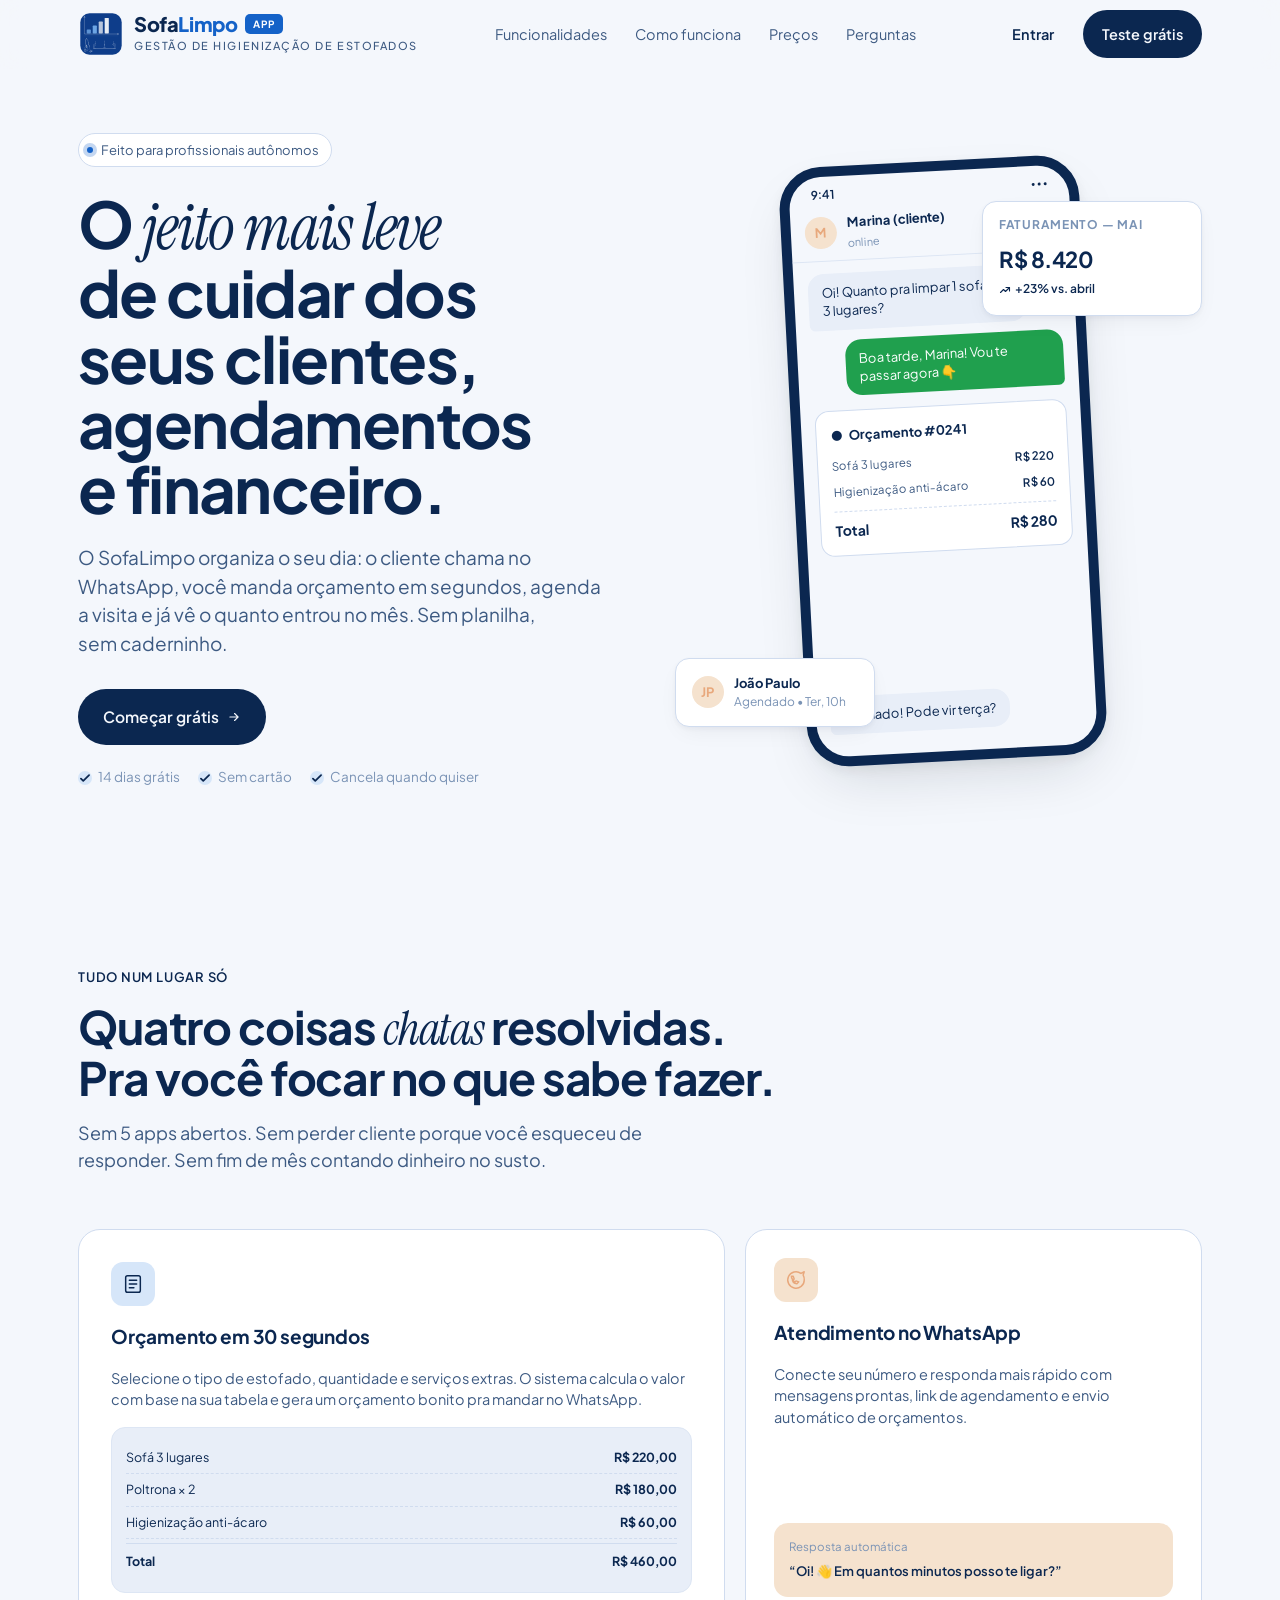
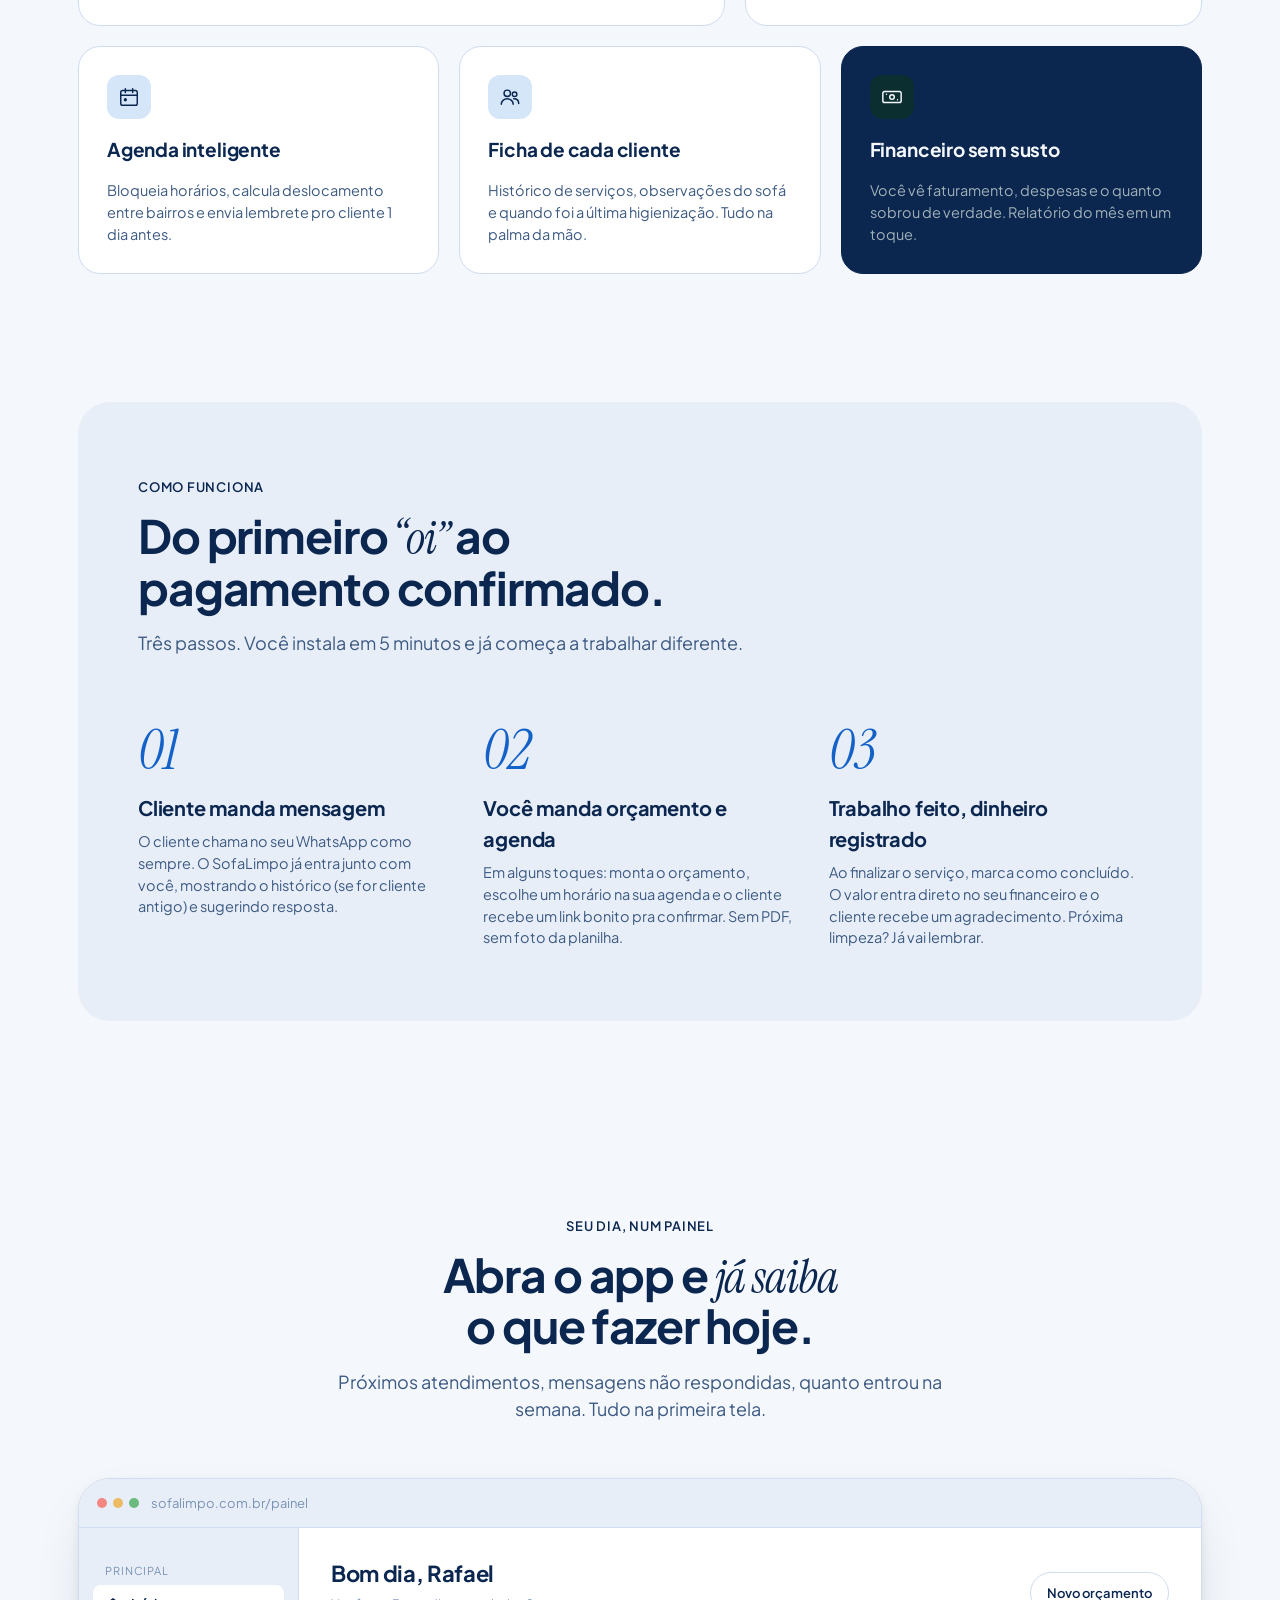
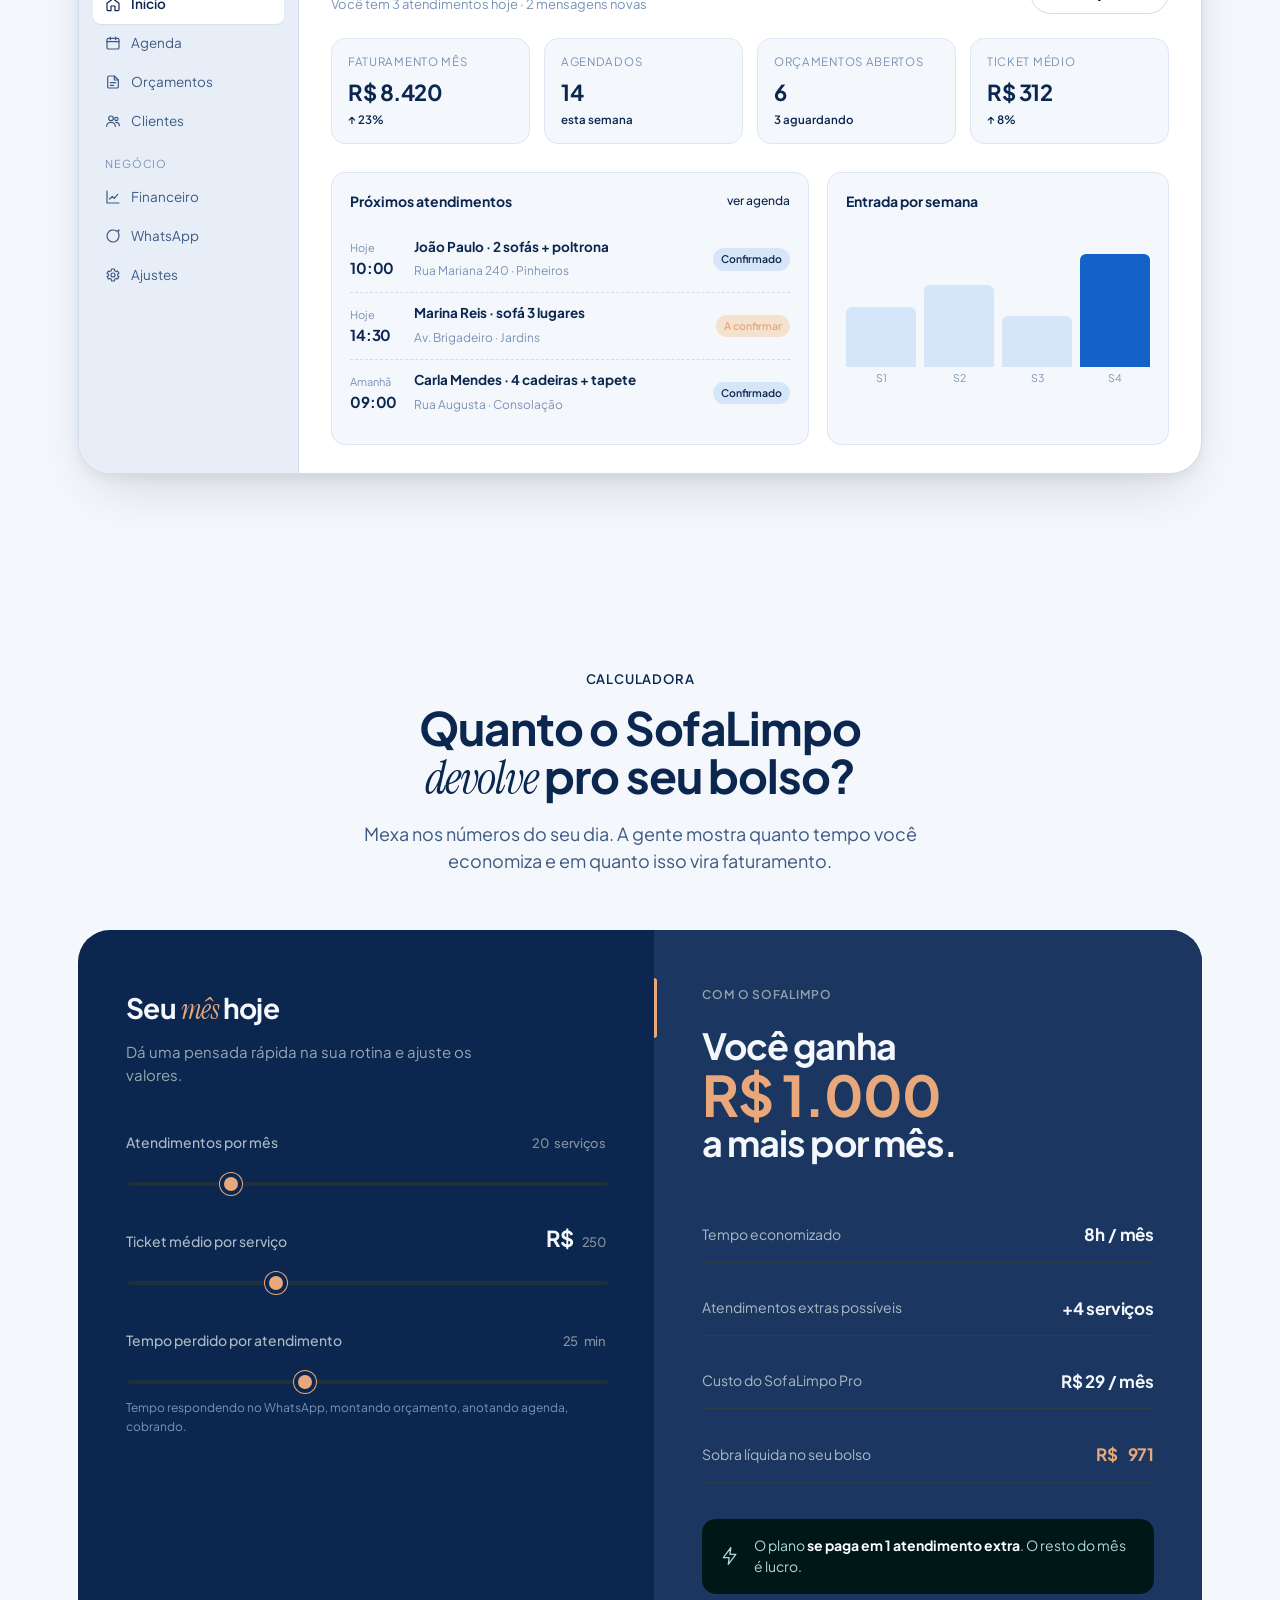
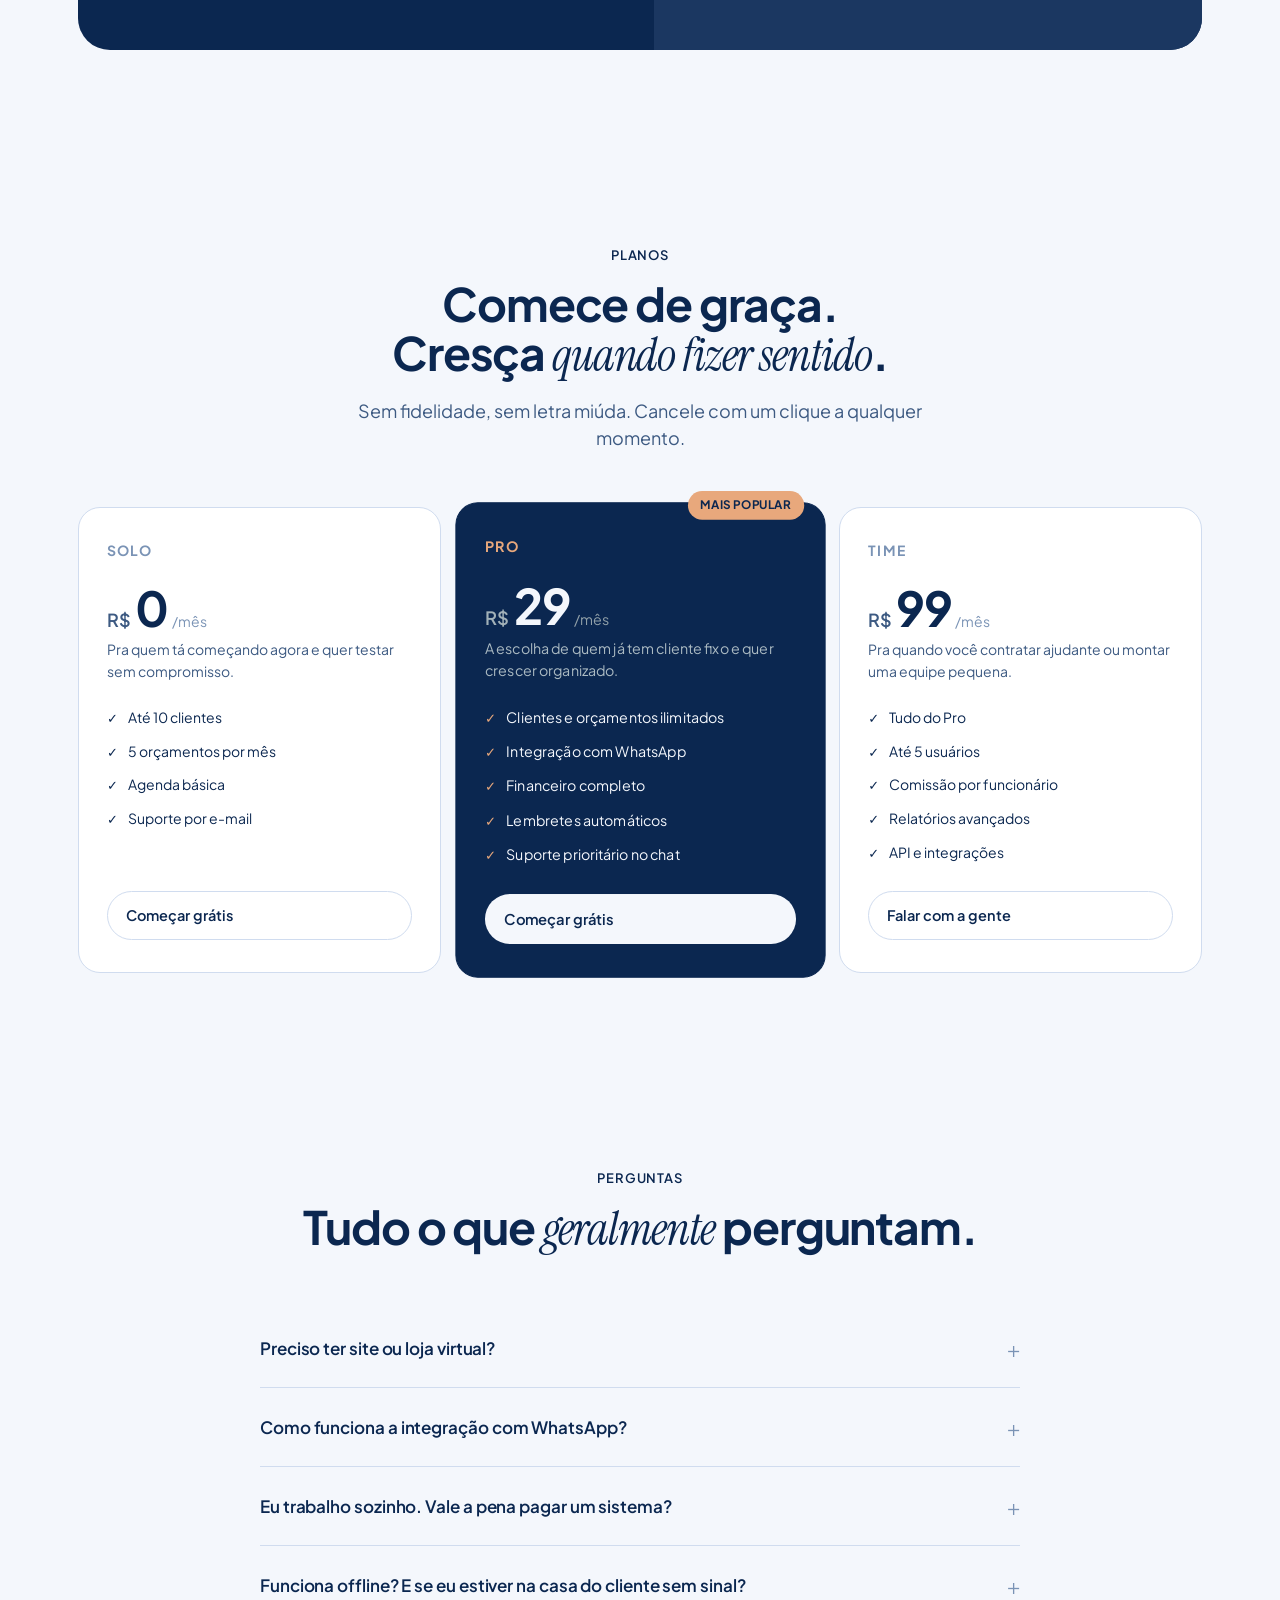
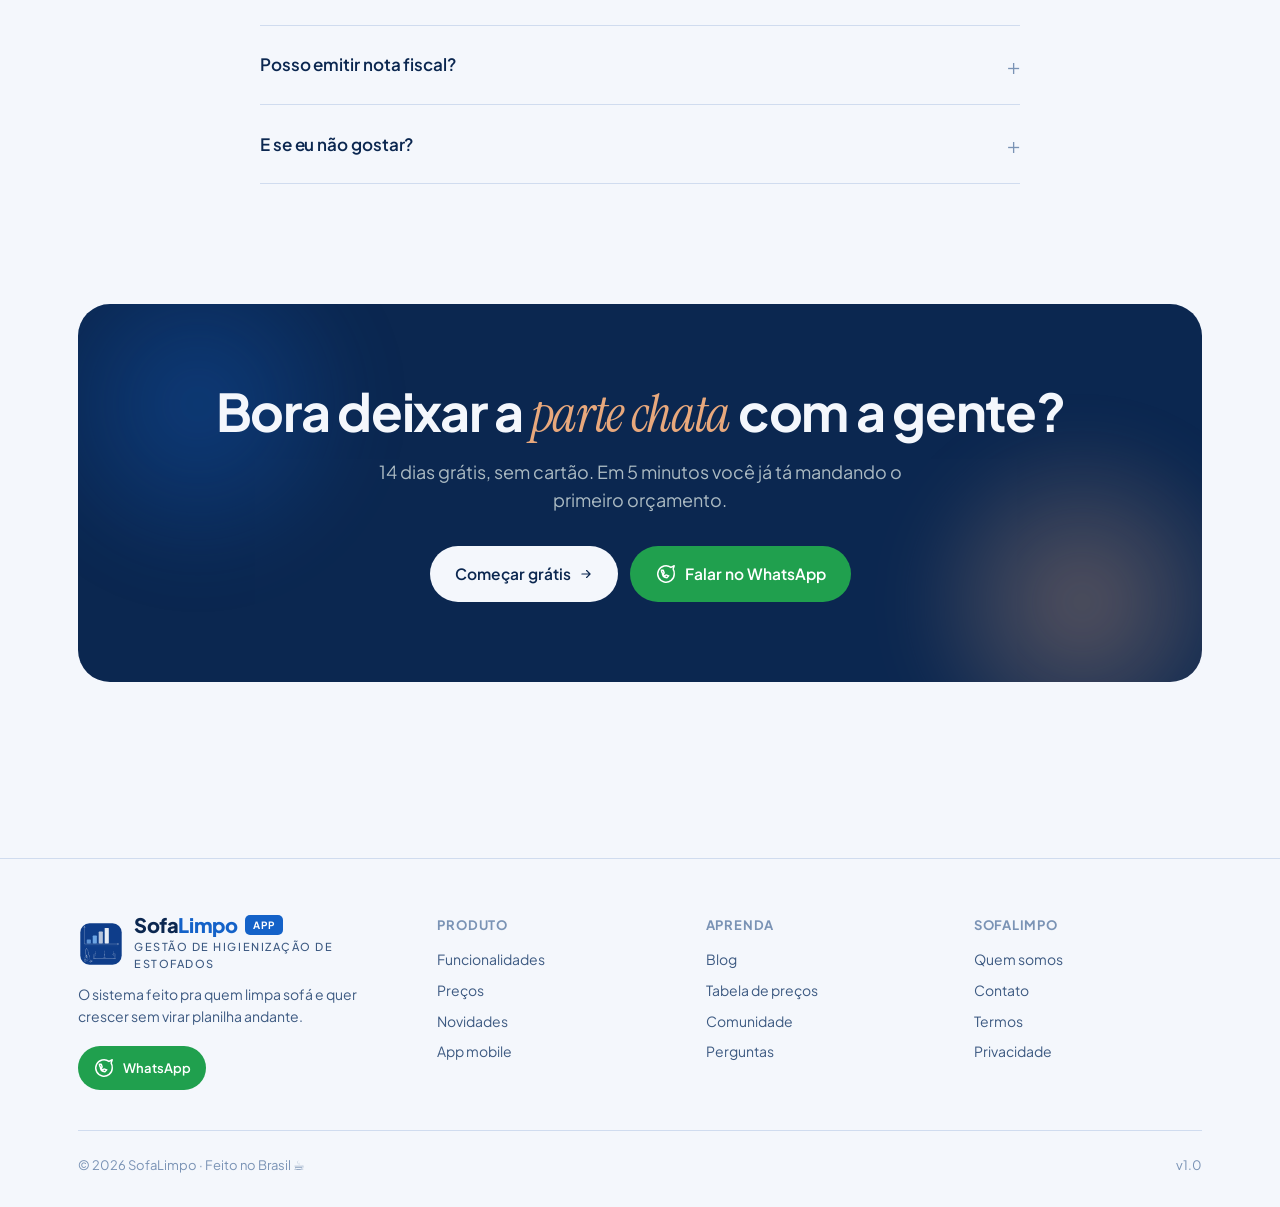
<file: site/index.html>
<!DOCTYPE html>
<html lang="pt-BR">
<head>
<meta charset="UTF-8" />
<meta name="viewport" content="width=device-width, initial-scale=1.0" />

<!-- ===== SEO ===== -->
<title>SofaLimpo — Sistema de gestão para limpeza de estofados | Orçamento, agenda e WhatsApp</title>
<meta name="description" content="O SofaLimpo é o sistema feito para o autônomo de limpeza de sofás e estofados: gere orçamentos em segundos, organize sua agenda, atenda pelo WhatsApp e controle o financeiro. Comece grátis." />
<meta name="keywords" content="sistema limpeza de estofados, app limpeza de sofá, gestão higienização de estofados, orçamento limpeza sofá, agenda limpeza estofados, autônomo limpeza" />
<meta name="author" content="SofaLimpo" />
<meta name="robots" content="index, follow" />
<meta name="theme-color" content="#0b2750" />
<link rel="canonical" href="https://sofalimpo.com.br/" />

<!-- ===== Open Graph ===== -->
<meta property="og:type" content="website" />
<meta property="og:locale" content="pt_BR" />
<meta property="og:site_name" content="SofaLimpo" />
<meta property="og:title" content="SofaLimpo — O sistema dos profissionais de limpeza de estofados" />
<meta property="og:description" content="Orçamento em 30 segundos, agenda inteligente e atendimento no WhatsApp. O sistema feito para profissionais autônomos. Comece grátis." />
<meta property="og:url" content="https://sofalimpo.com.br/" />
<meta property="og:image" content="https://sofalimpo.com.br/og-image.png" />

<!-- ===== Twitter ===== -->
<meta name="twitter:card" content="summary_large_image" />
<meta name="twitter:title" content="SofaLimpo — Sistema de gestão para limpeza de estofados" />
<meta name="twitter:description" content="Orçamento, agenda e WhatsApp num lugar só. Feito para profissionais autônomos. Comece grátis." />
<meta name="twitter:image" content="https://sofalimpo.com.br/og-image.png" />

<!-- ===== Favicon (SVG inline) ===== -->
<link rel="icon" type="image/png" href="favicon.png" />

<!-- ===== Fonts ===== -->
<link rel="preconnect" href="https://fonts.googleapis.com" />
<link rel="preconnect" href="https://fonts.gstatic.com" crossorigin />
<link href="https://fonts.googleapis.com/css2?family=Plus+Jakarta+Sans:wght@400;500;600;700;800&family=Instrument+Serif:ital@0;1&display=swap" rel="stylesheet" />

<link rel="stylesheet" href="styles.css" />

<!-- ===== Paleta fixa (Verde-água + Coral) ===== -->
<style>
  :root {
    --brand: #1462c8;
    --brand-deep: #0b2750;
    --brand-soft: #d6e6f9;
    --ink: #0b2750;
    --ink-soft: #3d5a82;
    --ink-mute: #7a93b5;
    --bg: #f4f7fc;
    --bg-soft: #e8eef8;
    --bg-card: #ffffff;
    --line: #d0dcef;
    --line-soft: #dde6f4;
    --warm: #e8a87c;
    --warm-soft: #f5e2ce;
  }
  body { font-family: "Plus Jakarta Sans", system-ui, -apple-system, sans-serif; }
  .brand-mark-svg svg { display:block; width:100%; height:100% }
</style>

<!-- ===== Dados estruturados (Schema.org) ===== -->
<script type="application/ld+json">
{
  "@context": "https://schema.org",
  "@type": "SoftwareApplication",
  "name": "SofaLimpo",
  "applicationCategory": "BusinessApplication",
  "operatingSystem": "Web, Android, iOS",
  "description": "Sistema de gestão para autônomos de limpeza e higienização de estofados: orçamentos, agenda, atendimento por WhatsApp e controle financeiro.",
  "offers": [
    { "@type": "Offer", "name": "Solo", "price": "0", "priceCurrency": "BRL" },
    { "@type": "Offer", "name": "Pro", "price": "29", "priceCurrency": "BRL" }
  ],
  "aggregateRating": {
    "@type": "AggregateRating",
    "ratingValue": "4.9",
    "ratingCount": "187"
  }
}
</script>
<script type="application/ld+json">
{
  "@context": "https://schema.org",
  "@type": "FAQPage",
  "mainEntity": [
    { "@type": "Question", "name": "Preciso ter site ou loja virtual?", "acceptedAnswer": { "@type": "Answer", "text": "Não. O SofaLimpo já te dá um link de orçamento e agendamento que você manda no WhatsApp, no Instagram, em qualquer lugar." } },
    { "@type": "Question", "name": "Como funciona a integração com WhatsApp?", "acceptedAnswer": { "@type": "Answer", "text": "Você conecta o seu número usando o WhatsApp Web. As mensagens continuam chegando no seu celular, mas o SofaLimpo te ajuda a responder mais rápido e enviar orçamentos." } },
    { "@type": "Question", "name": "Eu trabalho sozinho. Vale a pena pagar um sistema?", "acceptedAnswer": { "@type": "Answer", "text": "Foi pensando em quem trabalha sozinho que fizemos o SofaLimpo. O tempo que você economiza paga o plano em uma única limpeza." } },
    { "@type": "Question", "name": "Funciona offline?", "acceptedAnswer": { "@type": "Answer", "text": "Sim. O app guarda tudo localmente e sincroniza quando o sinal voltar." } },
    { "@type": "Question", "name": "E se eu não gostar?", "acceptedAnswer": { "@type": "Answer", "text": "Cancela com um clique, sem ligação. Os seus dados ficam disponíveis pra exportar por 30 dias." } }
  ]
}
</script>
</head>
<body>

<!-- ============ NAV ============ -->
<nav class="nav" id="nav">
  <div class="wrap nav-inner">
    <div class="brand"><span class="brand-mark-svg" style="width:46px;height:46px;display:inline-block;border-radius:9px;overflow:hidden;flex-shrink:0"><svg width="100%" height="100%" xmlns="http://www.w3.org/2000/svg" viewBox="0 0 200 200">
  <rect x="10" y="10" width="180" height="180" rx="40" fill="#0e3d8a"></rect>
  <line x1="25" y1="108" x2="175" y2="108" stroke="#ffffff" stroke-width="1" opacity="0.15"></line>
  <polyline points="175,100 28,100 28,23" fill="none" stroke="#ffffff" stroke-width="1.5" stroke-linecap="round" stroke-linejoin="round" opacity="0.6"></polyline>
  <polyline points="25,30 28,23 31,30" fill="none" stroke="#ffffff" stroke-width="1.5" opacity="0.6"></polyline>
  <polyline points="170,97 177,100 170,103" fill="none" stroke="#ffffff" stroke-width="1.5" opacity="0.6"></polyline>
  <rect x="38" y="80" width="18" height="18" rx="3" fill="#7eb8f5" opacity="0.7"></rect>
  <rect x="64" y="63" width="18" height="35" rx="3" fill="#7eb8f5" opacity="0.85"></rect>
  <rect x="90" y="46" width="18" height="52" rx="3" fill="#ffffff" opacity="0.7"></rect>
  <rect x="116" y="30" width="18" height="68" rx="3" fill="#ffffff" opacity="0.9"></rect>
  <g transform="translate(44.75,76.90) scale(0.055)">
    <path d="M 603.199219 945.867188 C 589.199219 949.332031 578.664062 958.132812 572.132812 972 L 568.667969 979.332031 L 568.269531 1060.933594 L 567.871094 1142.398438 L 532.9375 1142.933594 C 507.871094 1143.332031 496.671875 1144 493.335938 1145.332031 C 489.203125 1146.933594 459.203125 1164 416.003906 1189.464844 C 394.269531 1202.265625 387.738281 1209.597656 384.003906 1225.597656 C 382.136719 1233.730469 382.136719 1532.398438 384.136719 1541.0625 C 385.871094 1549.195312 392.9375 1557.996094 400.535156 1561.460938 C 405.070312 1563.59375 409.46875 1563.996094 427.601562 1563.996094 L 449.335938 1563.996094 L 450.269531 1567.597656 C 450.667969 1569.730469 453.335938 1581.199219 456.003906 1593.332031 L 460.804688 1615.332031 L 559.203125 1615.332031 L 564.003906 1593.332031 C 566.671875 1581.199219 569.335938 1569.597656 569.871094 1567.597656 L 570.671875 1563.996094 L 1989.335938 1563.996094 L 1990.136719 1567.597656 C 1990.671875 1569.597656 1993.335938 1581.199219 1996.003906 1593.332031 L 2000.804688 1615.332031 L 2099.203125 1615.332031 L 2104.003906 1593.332031 C 2106.671875 1581.199219 2109.335938 1569.730469 2109.738281 1567.597656 L 2110.671875 1563.996094 L 2132.40625 1563.996094 C 2150.539062 1563.996094 2154.941406 1563.597656 2159.472656 1561.460938 C 2166.539062 1558.261719 2174.007812 1549.328125 2175.871094 1541.996094 C 2177.738281 1534.261719 2177.871094 1233.996094 2176.003906 1225.597656 C 2172.269531 1209.597656 2165.738281 1202.265625 2144.003906 1189.464844 C 2100.804688 1164 2070.804688 1146.929688 2066.671875 1145.332031 C 2063.339844 1144 2052.136719 1143.332031 2027.070312 1142.933594 L 1992.136719 1142.398438 L 1991.738281 1060.933594 L 1991.339844 979.332031 L 1987.875 971.867188 C 1980.941406 957.199219 1969.609375 948.265625 1954.007812 945.332031 C 1948.140625 944.265625 1862.40625 944 1633.339844 944.265625 C 1343.472656 944.664062 1320.273438 944.800781 1314.273438 946.933594 C 1301.472656 951.46875 1287.207031 963.601562 1282.539062 973.867188 C 1281.605469 975.734375 1280.539062 977.332031 1280.003906 977.332031 C 1279.46875 977.332031 1278.402344 975.730469 1277.46875 973.867188 C 1272.800781 963.601562 1258.535156 951.601562 1245.734375 946.933594 C 1239.734375 944.800781 1216.667969 944.667969 924.667969 944.398438 C 677.066406 944.265625 608.535156 944.53125 603.203125 945.863281 Z M 1239.332031 955.332031 C 1254.796875 959.332031 1266.265625 969.730469 1272 984.796875 C 1274.667969 991.996094 1274.667969 994.664062 1274.667969 1120.53125 C 1274.667969 1236.265625 1274.402344 1249.730469 1272.402344 1255.863281 C 1269.734375 1264.398438 1263.070312 1272.261719 1255.335938 1275.996094 L 1249.335938 1278.929688 L 1242.9375 1275.195312 C 1233.605469 1269.59375 1227.070312 1266.660156 1216.671875 1263.59375 C 1207.339844 1260.792969 1206.671875 1260.792969 968.003906 1260.261719 C 725.203125 1259.863281 691.46875 1260.261719 657.46875 1264.796875 C 630.136719 1268.398438 608.269531 1273.996094 588.136719 1282.53125 C 581.335938 1285.464844 578.402344 1286.132812 578.003906 1284.929688 C 577.605469 1284.128906 577.46875 1215.464844 577.738281 1132.664062 L 578.003906 981.996094 L 581.070312 975.328125 C 586.136719 964.527344 592.402344 959.0625 604.671875 955.195312 C 608.9375 953.863281 674.136719 953.460938 920.671875 953.460938 C 1196.40625 953.328125 1232.40625 953.59375 1239.339844 955.328125 Z M 1960.664062 957.066406 C 1969.332031 961.066406 1975.0625 966.800781 1978.929688 975.199219 L 1981.996094 982 L 1982.261719 1132.667969 C 1982.527344 1215.46875 1982.394531 1284.132812 1981.996094 1284.933594 C 1981.597656 1286.132812 1978.664062 1285.46875 1971.863281 1282.535156 C 1951.730469 1274 1929.863281 1268.402344 1902.53125 1264.800781 C 1868.53125 1260.265625 1834.796875 1259.867188 1591.996094 1260.265625 C 1353.328125 1260.800781 1352.664062 1260.800781 1343.328125 1263.597656 C 1332.929688 1266.664062 1326.394531 1269.597656 1317.0625 1275.199219 L 1310.664062 1278.933594 L 1304.664062 1276 C 1296.929688 1272.265625 1290.265625 1264.398438 1287.597656 1255.867188 C 1285.597656 1249.734375 1285.332031 1236.265625 1285.332031 1120.535156 C 1285.332031 994.667969 1285.332031 992 1288 984.800781 C 1291.867188 974.800781 1297.464844 967.46875 1305.601562 962 C 1319.601562 952.800781 1294.402344 953.464844 1640.667969 953.734375 L 1954 954 L 1960.667969 957.066406 Z M 567.996094 1156.265625 C 567.996094 1159.332031 565.460938 1161.332031 543.195312 1174.53125 L 518.261719 1189.332031 L 477.0625 1189.066406 L 435.863281 1188.667969 L 461.597656 1173.734375 C 491.199219 1156.535156 495.0625 1154.535156 500.265625 1153.46875 C 502.398438 1153.070312 518.53125 1152.667969 536.132812 1152.667969 L 568 1152.667969 L 568 1156.269531 Z M 2066.796875 1155.867188 C 2069.863281 1157.332031 2083.996094 1165.332031 2098.128906 1173.601562 L 2124.128906 1188.667969 L 2082.929688 1189.066406 L 2041.730469 1189.332031 L 2016.796875 1174.53125 C 1994.53125 1161.332031 1991.996094 1159.332031 1991.996094 1156.265625 L 1991.996094 1152.664062 L 2026.664062 1152.929688 C 2058.128906 1153.195312 2061.863281 1153.597656 2066.796875 1155.863281 Z M 567.996094 1231.867188 L 567.996094 1291.734375 L 561.0625 1296 C 545.730469 1305.332031 533.195312 1317.066406 525.730469 1328.800781 C 524.53125 1330.800781 524.128906 1316.667969 524.128906 1264.402344 L 523.996094 1197.46875 L 545.0625 1184.800781 C 556.527344 1177.867188 566.394531 1172.132812 567.0625 1172 C 567.597656 1172 567.996094 1198.933594 567.996094 1231.867188 Z M 2014.796875 1184.800781 L 2035.996094 1197.46875 L 2035.863281 1264.402344 C 2035.863281 1316.667969 2035.464844 1330.800781 2034.261719 1328.800781 C 2026.796875 1317.066406 2014.261719 1305.335938 1999.0625 1296 L 1991.996094 1291.734375 L 1991.996094 1231.867188 C 1991.996094 1198.933594 1992.394531 1172 1992.796875 1172 C 1993.195312 1172 2003.195312 1177.734375 2014.796875 1184.800781 Z M 514.53125 1377.46875 L 514.53125 1554.800781 L 403.867188 1554.003906 L 398.535156 1548.402344 L 393.335938 1542.800781 L 393.335938 1384.265625 C 393.335938 1208.398438 392.667969 1221.199219 402.269531 1210.53125 C 407.871094 1204.265625 412.804688 1201.464844 420.136719 1200.265625 C 423.070312 1199.730469 445.601562 1199.464844 470.003906 1199.730469 L 514.539062 1200.128906 L 514.539062 1377.460938 Z M 2149.066406 1203.203125 C 2154 1205.738281 2162 1214.667969 2164.933594 1220.9375 C 2167.199219 1225.738281 2167.332031 1235.738281 2167.734375 1377.335938 C 2168 1460.535156 2167.734375 1531.871094 2167.335938 1535.871094 C 2166.535156 1541.738281 2165.46875 1544.003906 2161.335938 1548.539062 L 2156.136719 1554.003906 L 2045.472656 1554.800781 L 2045.472656 1200.667969 L 2089.738281 1200 C 2134.804688 1199.332031 2142.40625 1199.734375 2149.070312 1203.199219 Z M 1281.332031 1266.667969 C 1281.332031 1268.933594 1292.265625 1280.132812 1297.730469 1283.601562 L 1302.796875 1286.800781 L 1298.398438 1291.734375 C 1292.933594 1297.734375 1284.933594 1310.800781 1282.53125 1317.601562 C 1281.597656 1320.402344 1280.398438 1322.667969 1279.996094 1322.667969 C 1279.597656 1322.667969 1278.394531 1320.402344 1277.460938 1317.601562 C 1275.0625 1310.800781 1267.0625 1297.734375 1261.59375 1291.734375 L 1257.195312 1286.800781 L 1262.261719 1283.601562 C 1267.726562 1280.136719 1278.660156 1268.933594 1278.660156 1266.667969 C 1278.660156 1266 1279.328125 1265.335938 1279.992188 1265.335938 C 1280.792969 1265.335938 1281.324219 1266.003906 1281.324219 1266.667969 Z M 1216.796875 1273.601562 C 1228.261719 1277.601562 1240.128906 1284.535156 1249.464844 1292.933594 C 1255.464844 1298.398438 1265.199219 1312.667969 1267.597656 1319.46875 L 1269.0625 1323.734375 L 1240.929688 1324.535156 C 1225.328125 1324.933594 1178.53125 1326 1136.664062 1326.800781 C 1094.929688 1327.601562 1060.398438 1328.535156 1060.128906 1328.800781 C 1059.863281 1329.066406 1065.195312 1329.335938 1072.128906 1329.335938 C 1103.328125 1329.46875 1272.527344 1333.335938 1273.195312 1334.136719 C 1273.59375 1334.535156 1274.128906 1360.671875 1274.394531 1392.136719 L 1274.792969 1449.335938 L 908.394531 1449.070312 L 541.996094 1448.671875 L 536.664062 1445.738281 C 533.730469 1444.136719 529.863281 1440.671875 527.996094 1437.871094 C 524.664062 1432.9375 524.664062 1432.671875 524.261719 1398.136719 C 523.863281 1369.070312 524.261719 1361.738281 526.128906 1354.003906 C 528.261719 1344.671875 532.128906 1335.46875 534.527344 1334.136719 C 535.59375 1333.46875 601.59375 1331.871094 734.660156 1329.070312 C 756.792969 1328.671875 737.726562 1328.003906 639.460938 1326.003906 C 586.792969 1324.9375 543.328125 1323.871094 543.0625 1323.46875 C 541.0625 1321.46875 564.261719 1304.800781 579.328125 1297.335938 C 610.394531 1282.136719 648.394531 1273.335938 695.195312 1270.800781 C 705.59375 1270.132812 824.660156 1269.734375 959.996094 1269.867188 L 1205.996094 1270 Z M 1861.730469 1270.667969 C 1932.128906 1274.667969 1978.53125 1289.335938 2013.332031 1319.066406 C 2015.730469 1321.066406 2017.332031 1323.066406 2016.933594 1323.464844 C 2016.667969 1323.863281 1972.667969 1324.929688 1919.199219 1326 C 1822 1328 1801.597656 1328.667969 1825.332031 1329.066406 C 1927.867188 1331.066406 2024.53125 1333.464844 2025.464844 1334.132812 C 2027.863281 1335.464844 2031.730469 1344.667969 2033.863281 1354 C 2035.730469 1361.734375 2036.128906 1369.066406 2035.730469 1398.132812 C 2035.332031 1432.667969 2035.332031 1432.933594 2031.996094 1437.867188 C 2030.128906 1440.667969 2026.261719 1444.132812 2023.328125 1445.734375 L 2017.996094 1448.667969 L 1651.597656 1449.066406 L 1285.199219 1449.332031 L 1285.597656 1392.132812 C 1285.863281 1360.667969 1286.398438 1334.53125 1286.796875 1334.132812 C 1287.464844 1333.464844 1457.195312 1329.332031 1487.195312 1329.332031 C 1493.730469 1329.332031 1498.796875 1329.066406 1498.527344 1328.796875 C 1498.261719 1328.53125 1463.859375 1327.597656 1421.992188 1326.796875 C 1380.257812 1325.996094 1333.59375 1324.929688 1318.390625 1324.53125 L 1290.925781 1323.730469 L 1292.390625 1319.464844 C 1294.789062 1312.664062 1304.523438 1298.398438 1310.523438 1292.929688 C 1323.722656 1281.0625 1340.257812 1273.0625 1356.523438 1270.664062 C 1366.921875 1269.199219 1834.125 1269.199219 1861.722656 1270.664062 Z M 541.195312 1457.335938 C 551.195312 1459.203125 2008.796875 1459.203125 2018.796875 1457.335938 C 2022.664062 1456.535156 2028.261719 1454.402344 2030.929688 1452.667969 L 2035.996094 1449.335938 L 2035.996094 1554.671875 L 523.996094 1554.671875 L 523.996094 1449.335938 L 529.0625 1452.667969 C 531.730469 1454.402344 537.328125 1456.535156 541.195312 1457.335938 Z M 559.996094 1566.667969 C 559.996094 1567.734375 558.128906 1577.203125 555.730469 1587.601562 L 551.597656 1606.667969 L 509.730469 1606.667969 C 486.796875 1606.667969 467.996094 1606.402344 467.996094 1606.269531 C 467.996094 1606.003906 466.261719 1597.203125 463.996094 1586.9375 C 461.863281 1576.539062 459.996094 1567.203125 459.996094 1566.402344 C 459.996094 1565.070312 470.796875 1564.667969 509.996094 1564.667969 C 553.597656 1564.667969 559.996094 1564.933594 559.996094 1566.667969 Z M 2099.996094 1566.402344 C 2099.996094 1567.203125 2098.261719 1576.535156 2095.996094 1586.9375 C 2093.863281 1597.203125 2091.996094 1606.003906 2091.996094 1606.269531 C 2091.996094 1606.402344 2073.195312 1606.667969 2050.261719 1606.667969 L 2008.394531 1606.667969 L 2004.261719 1587.601562 C 2001.863281 1577.203125 1999.996094 1567.734375 1999.996094 1566.667969 C 1999.996094 1564.933594 2006.394531 1564.667969 2049.996094 1564.667969 C 2089.195312 1564.667969 2099.996094 1565.066406 2099.996094 1566.402344 Z M 2099.996094 1566.402344 " fill="#ffffff" opacity="0.9"></path>
  </g>
  <g transform="translate(18.67,116.88) scale(0.075,0.095)">
    <path d="M 224.132812 32.800781 C 222.53125 34.800781 220.667969 38.667969 219.734375 41.46875 C 218.933594 44.402344 217.46875 46.667969 216.667969 46.667969 C 214.269531 46.667969 203.601562 58.535156 198 67.203125 C 191.734375 77.070312 185.867188 92.003906 182.265625 107.070312 C 179.730469 117.871094 179.464844 123.203125 179.332031 152.671875 C 179.332031 181.070312 179.867188 188.804688 182.398438 205.339844 C 188.265625 242.273438 199.730469 287.738281 209.066406 312.007812 L 213.066406 322.007812 L 208.265625 323.339844 C 200.933594 325.472656 198.664062 329.605469 197.066406 344.941406 C 195.601562 358.273438 195.601562 358.273438 191.066406 360.808594 C 182.53125 365.34375 168.800781 381.742188 161.601562 395.742188 C 150.136719 418.007812 144.269531 440.277344 138.667969 482.675781 C 137.066406 494.007812 134.933594 508.675781 133.734375 515.210938 C 131.734375 526.8125 131.601562 526.945312 126.800781 528.945312 C 118.265625 532.546875 113.199219 537.34375 109.199219 546.011719 C 101.199219 563.078125 99.464844 584.011719 104.664062 601.613281 C 106.398438 607.613281 107.730469 609.746094 111.332031 612.011719 C 113.867188 613.613281 118.398438 617.878906 121.597656 621.613281 C 127.730469 628.945312 137.863281 634.679688 144.796875 634.679688 C 149.996094 634.679688 156.929688 632.414062 161.730469 629.078125 L 165.332031 626.542969 L 173.464844 630.542969 C 177.863281 632.675781 186 635.476562 191.464844 636.808594 C 200.929688 638.808594 202.796875 638.808594 228.398438 636.273438 C 255.730469 633.472656 281.464844 628.40625 276.664062 626.671875 C 274.265625 625.871094 274.398438 625.738281 277.0625 625.070312 C 278.664062 624.535156 280.261719 624.804688 280.664062 625.335938 C 281.597656 626.800781 290.128906 623.871094 300.128906 618.535156 C 311.59375 612.402344 326.929688 596.136719 325.59375 591.46875 C 325.328125 590.933594 326.128906 589.734375 327.195312 588.800781 C 330.394531 586.402344 334.796875 571.199219 335.863281 558.800781 C 337.195312 543.066406 335.597656 525.335938 329.996094 494.667969 C 317.328125 425.066406 308.394531 395.867188 292.796875 374.132812 C 285.996094 364.53125 279.597656 359.199219 270.796875 356 C 264.128906 353.464844 263.464844 352.535156 255.332031 334.265625 C 250.132812 322.398438 248.398438 321.332031 235.464844 321.332031 L 227.066406 321.332031 L 222 308.265625 C 212 282.132812 200.933594 238.265625 195.066406 201.332031 C 193.199219 189.332031 192.667969 178.796875 192.800781 152.664062 C 192.800781 120.929688 193.066406 118.664062 196.402344 105.996094 C 200.136719 91.730469 208.402344 74.128906 214.535156 66.929688 C 217.734375 63.328125 218.800781 62.664062 220.800781 63.730469 C 222.265625 64.53125 230.667969 66.128906 239.734375 67.332031 C 254.800781 69.464844 256.269531 69.464844 258.535156 67.464844 C 259.867188 66.265625 261.46875 65.332031 262.136719 65.332031 C 264.671875 65.332031 283.203125 77.464844 290.804688 84.132812 C 306.136719 97.464844 310.136719 106 324.003906 156.132812 C 333.335938 190.265625 335.871094 197.464844 339.46875 201.332031 C 341.601562 203.597656 346.003906 216 354.003906 242 C 360.402344 262.535156 371.46875 298.265625 378.671875 321.332031 C 402.804688 398.398438 402.9375 398.933594 400.539062 401.597656 C 398.003906 404.265625 398.273438 407.464844 403.605469 433.332031 C 411.070312 470.132812 423.472656 509.332031 438.40625 543.199219 C 446.140625 560.664062 446.804688 563.199219 444.941406 564.265625 C 441.742188 566 442.140625 568.933594 446.808594 581.332031 C 449.074219 587.332031 450.808594 592.265625 450.542969 592.53125 C 450.277344 592.664062 445.210938 594.796875 439.34375 597.199219 C 433.476562 599.464844 425.476562 603.199219 421.742188 605.332031 L 414.675781 609.332031 L 414.675781 631.597656 L 429.34375 638.398438 C 448.945312 647.730469 463.34375 653.332031 467.34375 653.332031 C 477.476562 653.332031 534.675781 634 565.210938 620.265625 L 581.609375 612.933594 L 580.941406 606.667969 C 579.742188 596.667969 577.609375 593.335938 572.40625 593.335938 C 569.605469 593.335938 561.339844 590.003906 549.207031 584.003906 C 538.941406 578.804688 529.875 574.9375 529.074219 575.46875 C 528.273438 576.003906 528.007812 575.867188 528.40625 575.070312 C 528.941406 574.269531 527.074219 572.671875 524.140625 571.605469 C 519.339844 569.605469 518.539062 569.738281 508.007812 572.9375 L 496.941406 576.402344 L 486.140625 564.9375 C 480.140625 558.539062 474.40625 553.335938 473.207031 553.335938 C 469.207031 553.335938 453.339844 521.335938 444.808594 495.734375 C 436.941406 472 429.875 441.066406 424.007812 404.269531 C 422.542969 395.070312 422.273438 394.667969 418.808594 394.667969 C 415.34375 394.667969 414.941406 394 410.140625 378.402344 C 407.472656 369.335938 396.808594 335.335938 386.675781 302.667969 C 354.542969 199.46875 355.476562 202.667969 357.34375 199.335938 C 358.277344 197.46875 358.542969 194.535156 358.011719 191.871094 C 355.476562 179.605469 331.746094 103.203125 328.546875 97.070312 C 318.945312 78.269531 297.347656 57.46875 275.347656 45.871094 C 267.347656 41.871094 266.148438 40.671875 266.414062 38.003906 C 266.8125 35.335938 266.015625 34.539062 261.347656 33.335938 C 255.746094 31.871094 236.679688 29.335938 230.414062 29.335938 C 228.148438 29.335938 225.878906 30.667969 224.148438 32.800781 Z M 252.398438 36.132812 C 257.464844 36.933594 261.332031 38.265625 261.332031 39.066406 C 261.199219 42.265625 256.398438 62.667969 255.464844 63.601562 C 253.730469 65.335938 226.132812 61.203125 224.398438 58.933594 C 221.066406 54.800781 223.199219 41.066406 228 35.332031 C 229.464844 33.597656 237.332031 33.867188 252.398438 36.132812 Z M 274.53125 50.667969 C 291.863281 60 313.332031 79.734375 322.265625 94.800781 C 324.800781 99.066406 330.132812 113.601562 335.332031 130.667969 C 346.132812 166 354.933594 196.269531 354.398438 196.535156 C 354.132812 196.535156 352 197.734375 349.597656 199.070312 C 347.0625 200.269531 344.53125 201.070312 343.863281 200.535156 C 341.195312 198.933594 338.664062 191.734375 331.328125 165.335938 C 321.195312 128.667969 316.261719 112.667969 312.792969 104.667969 C 306.394531 90.402344 288.660156 73.601562 269.859375 64.269531 L 261.726562 60.136719 L 263.058594 53.46875 C 263.726562 49.734375 264.925781 46.667969 265.59375 46.667969 C 266.394531 46.667969 270.394531 48.535156 274.527344 50.667969 Z M 248.265625 337.335938 C 250.132812 341.335938 252.132812 346.136719 252.664062 348.003906 C 253.464844 351.203125 253.332031 351.335938 247.597656 350.9375 C 241.863281 350.402344 241.597656 350.269531 236.929688 341.335938 C 234.128906 336.402344 231.996094 331.601562 231.996094 330.800781 C 231.996094 329.734375 234.128906 329.335938 238.394531 329.601562 C 244.527344 330 244.660156 330.136719 248.261719 337.335938 Z M 221.332031 340.003906 C 223.730469 345.070312 225.597656 349.46875 225.199219 349.738281 C 224.933594 350.003906 221.066406 350.804688 216.664062 351.605469 C 212.265625 352.40625 207.597656 353.605469 206.128906 354.140625 C 203.730469 355.074219 203.730469 354.539062 204.664062 346.007812 C 205.996094 332.675781 207.0625 330.675781 212.398438 330.675781 C 216.53125 330.675781 217.066406 331.210938 221.332031 340.007812 Z M 233.066406 361.605469 C 235.199219 365.472656 240.398438 373.738281 244.398438 380.003906 C 248.53125 386.136719 251.730469 391.335938 251.597656 391.46875 C 251.332031 391.734375 218.132812 396.136719 215.0625 396.269531 C 212.796875 396.535156 212.929688 397.734375 215.863281 406.535156 C 217.328125 410.667969 219.597656 419.335938 221.195312 425.867188 C 224.796875 441.46875 228.394531 446.667969 238.929688 451.867188 C 262.128906 463.332031 284.261719 458.933594 291.863281 441.199219 C 294.53125 435.066406 294.929688 432.53125 294.398438 422.132812 C 294 415.464844 292.398438 405.066406 290.664062 398.933594 L 287.597656 387.867188 L 277.199219 388.800781 L 266.800781 389.601562 L 256.667969 374.136719 C 243.734375 354.269531 243.867188 354.671875 250.269531 355.601562 C 253.46875 356.136719 256.667969 357.734375 259.070312 360.269531 C 262.671875 364.269531 262.804688 364.269531 265.46875 361.871094 C 268.136719 359.472656 268.402344 359.472656 274.269531 362.671875 C 290.804688 371.472656 305.335938 400.804688 315.871094 446.671875 C 320.136719 465.738281 329.335938 514.539062 329.335938 518.539062 C 329.335938 519.871094 326.9375 523.339844 324.136719 526.40625 C 321.203125 529.472656 314.9375 539.738281 310.003906 549.207031 C 296.136719 576.007812 290.269531 581.207031 275.605469 579.472656 C 264.9375 578.273438 256.40625 573.207031 240.273438 558.273438 C 222.671875 542.007812 213.875 537.074219 201.875 536.273438 L 193.609375 535.738281 L 192.144531 527.472656 C 190.011719 515.472656 190.277344 488.9375 192.8125 463.074219 C 197.078125 418.539062 192.546875 393.472656 179.078125 386.808594 C 176.679688 385.609375 174.679688 384.140625 174.679688 383.609375 C 174.679688 382.007812 190.8125 365.34375 192.414062 365.34375 C 193.082031 365.34375 194.414062 366.277344 195.347656 367.609375 C 197.613281 370.675781 201.214844 368.808594 202.148438 364.007812 C 202.949219 360.542969 203.882812 359.742188 209.882812 358.007812 C 226.949219 353.339844 228.417969 353.472656 233.082031 361.609375 Z M 180.53125 393.871094 C 188.398438 402.136719 191.597656 422.539062 189.332031 449.472656 C 184.132812 512.804688 184.132812 514.804688 191.867188 549.605469 C 197.734375 575.605469 199.066406 588.804688 197.332031 601.472656 C 195.332031 616.007812 189.867188 630.671875 186.398438 630.671875 C 184.53125 630.671875 169.332031 623.871094 169.332031 622.9375 C 169.332031 622.539062 170.796875 619.203125 172.664062 615.472656 C 184.796875 590.671875 177.332031 556.140625 156.929688 542.140625 C 139.195312 530.007812 124.796875 537.472656 116.53125 563.074219 C 113.730469 571.609375 112.929688 576.941406 112.796875 587.339844 C 112.796875 594.671875 113.0625 602.273438 113.730469 604.273438 C 114.53125 607.207031 114.265625 607.738281 112.796875 607.207031 C 108.929688 605.742188 107.332031 597.207031 107.332031 579.339844 C 107.332031 564.804688 107.867188 560.804688 110.265625 554.140625 C 116 539.074219 124.265625 532.273438 138.664062 531.074219 C 150.128906 530.007812 158.929688 533.339844 167.863281 542.273438 C 172.398438 546.941406 175.464844 549.074219 176.261719 548.273438 C 178.128906 546.40625 175.726562 542.40625 168.660156 536.273438 C 161.59375 530.007812 152.925781 526.671875 143.726562 526.671875 C 139.460938 526.671875 137.328125 526.136719 137.328125 524.9375 C 137.328125 524.136719 139.726562 506.671875 142.660156 486.402344 C 149.726562 437.734375 155.992188 413.867188 166.792969 394.9375 C 170.792969 387.871094 174.660156 387.605469 180.527344 393.871094 Z M 287.066406 402.671875 C 288.398438 407.472656 289.734375 416.136719 290.132812 422.003906 C 290.800781 431.871094 290.667969 433.203125 287.066406 440.003906 C 282 449.871094 276 453.335938 263.734375 453.335938 C 254.402344 453.335938 242.535156 449.871094 235.734375 445.203125 C 230.933594 441.738281 227.199219 433.335938 224 419.070312 C 222.535156 412.402344 220.800781 405.335938 220 403.46875 C 219.332031 401.601562 219.199219 400.003906 219.734375 400.003906 C 220.269531 400.003906 228.402344 399.070312 237.867188 398.003906 C 256.535156 395.871094 255.332031 395.605469 259.332031 402.9375 C 262.132812 408.136719 261.867188 409.335938 257.597656 409.335938 C 252.796875 409.335938 248.132812 414.136719 247.199219 420.269531 C 244.933594 433.601562 263.332031 444.667969 272.132812 435.203125 C 274.53125 432.535156 275.199219 430.535156 275.066406 425.601562 C 275.066406 422.136719 274.933594 415.867188 274.933594 411.734375 C 274.800781 407.46875 273.867188 402.269531 272.667969 400 C 269.867188 394.535156 271.066406 393.066406 278.402344 393.601562 L 284.667969 394 L 287.066406 402.667969 Z M 232.398438 396.9375 C 230.664062 397.203125 227.730469 397.203125 225.730469 396.9375 C 223.597656 396.671875 225.0625 396.402344 228.664062 396.402344 C 232.398438 396.402344 233.996094 396.667969 232.398438 396.9375 Z M 420 408.269531 C 429.066406 464.269531 439.464844 500.402344 456 534.269531 C 461.199219 544.804688 465.332031 553.601562 465.332031 554.003906 C 465.332031 554.9375 455.066406 560.003906 452.933594 560.003906 C 449.601562 560.003906 434.265625 524.269531 424.265625 493.335938 C 416.933594 470.800781 411.597656 450.003906 406.800781 426.003906 C 403.066406 407.46875 402.933594 406.003906 404.933594 403.738281 C 406.933594 401.605469 412.800781 399.070312 416.933594 398.804688 C 417.734375 398.671875 419.066406 402.671875 420 408.269531 Z M 331.464844 534.269531 C 332.796875 543.203125 331.199219 566.136719 328.53125 574.667969 C 320.53125 601.203125 303.464844 616.269531 271.730469 624.667969 C 266.664062 626 262.664062 627.46875 262.664062 627.867188 C 262.664062 628.265625 260.128906 628.800781 256.929688 628.933594 C 253.863281 629.066406 240.796875 630.265625 227.996094 631.601562 C 201.597656 634.535156 192.664062 634.269531 193.863281 630.800781 C 194.261719 629.601562 196.261719 624.132812 198.261719 618.667969 C 201.59375 609.601562 201.863281 607.066406 201.863281 590.667969 C 201.863281 576 201.195312 569.734375 198.261719 556.933594 C 196.261719 548.265625 194.660156 540.800781 194.660156 540.398438 C 194.660156 540 197.59375 540 201.195312 540.265625 C 211.460938 541.332031 221.195312 546.933594 235.328125 560 C 256.261719 579.601562 264.527344 584 279.726562 584 C 286.394531 584 289.859375 583.332031 293.191406 581.199219 C 296.925781 578.933594 297.457031 578.132812 295.859375 577.066406 C 294.394531 576 294.394531 575.867188 296.257812 576.53125 C 299.324219 577.464844 302.925781 572.53125 313.324219 552.664062 C 321.992188 536.128906 327.191406 527.996094 329.324219 527.996094 C 329.992188 527.996094 330.925781 530.796875 331.457031 534.261719 Z M 153.597656 545.335938 C 169.332031 555.734375 177.332031 578.535156 172.796875 599.871094 C 170.261719 611.871094 165.597656 620.136719 158.261719 625.472656 C 153.195312 629.207031 151.863281 629.472656 144.394531 629.074219 C 134.128906 628.40625 127.996094 624.007812 121.996094 613.207031 C 118.53125 606.808594 117.996094 604.40625 117.597656 592.539062 C 116.929688 577.472656 119.0625 566.671875 125.0625 554.671875 C 126.929688 550.671875 128.394531 546.671875 128.128906 546.003906 C 127.996094 545.335938 128.261719 545.070312 128.796875 545.605469 C 129.195312 546.140625 131.195312 545.339844 133.0625 544.003906 C 138.128906 539.871094 146.261719 540.539062 153.597656 545.335938 Z M 482.398438 567.734375 L 491.730469 578.132812 L 474.929688 584 C 465.597656 587.199219 457.328125 590 456.664062 590.265625 C 455.464844 590.664062 448.929688 575.464844 447.730469 569.597656 C 447.464844 568.53125 452.128906 565.863281 459.332031 562.664062 C 466 559.730469 471.730469 557.464844 472.132812 557.332031 C 472.667969 557.332031 477.199219 562 482.398438 567.730469 Z M 539.597656 584.269531 C 550.664062 589.601562 559.730469 594.535156 559.464844 595.335938 C 559.332031 596.003906 538.53125 604.402344 513.332031 613.734375 C 468 630.535156 467.597656 630.667969 464.796875 628.269531 C 463.195312 626.804688 455.464844 621.601562 447.332031 616.667969 C 439.332031 611.734375 432.132812 607.203125 431.597656 606.667969 C 430.398438 605.601562 453.332031 596.269531 477.332031 587.867188 C 484.265625 585.46875 490.265625 582.933594 490.398438 582.402344 C 490.664062 581.734375 491.332031 581.601562 491.863281 581.867188 C 492.398438 582.265625 498.128906 580.800781 504.796875 578.667969 C 511.332031 576.535156 517.332031 574.800781 517.996094 574.667969 C 518.796875 574.667969 528.394531 578.933594 539.597656 584.269531 Z M 575.199219 599.46875 C 575.597656 600.667969 576 603.46875 576 605.867188 C 576 610.132812 575.464844 610.535156 565.734375 615.066406 C 540.132812 626.667969 515.46875 635.734375 488.933594 643.199219 C 480.398438 645.734375 473.066406 647.332031 472.800781 646.800781 C 472.535156 646.402344 472 643.335938 471.867188 640.265625 L 471.46875 634.398438 L 520.003906 616 C 546.804688 605.867188 570.003906 597.464844 571.46875 597.464844 C 573.070312 597.332031 574.800781 598.265625 575.203125 599.464844 Z M 446.664062 621.734375 C 456.398438 627.867188 465.199219 634.402344 466.128906 636.132812 C 467.863281 639.199219 468.664062 649.332031 467.328125 649.332031 C 465.195312 649.332031 441.59375 639.464844 430.929688 634.132812 L 418.664062 628 L 418.664062 620.132812 C 418.664062 615.066406 419.199219 612 420.398438 611.597656 C 425.332031 609.464844 430 611.332031 446.664062 621.730469 Z M 244.398438 632.933594 C 243.464844 633.199219 241.863281 633.199219 241.066406 632.933594 C 240.132812 632.535156 240.800781 632.265625 242.667969 632.265625 C 244.535156 632.265625 245.203125 632.53125 244.402344 632.933594 Z M 207.066406 636.933594 C 206.132812 637.199219 204.53125 637.199219 203.734375 636.933594 C 202.800781 636.535156 203.46875 636.265625 205.335938 636.265625 C 207.203125 636.265625 207.871094 636.53125 207.070312 636.933594 Z M 207.066406 636.933594 " fill="#ffffff"></path>
  </g>
</svg></span><div style="display:flex;flex-direction:column;gap:3px"><div style="display:flex;align-items:center;gap:8px"><span style="font-weight:800;font-size:20px;letter-spacing:-0.02em;line-height:1"><span style="color:#0b2750">Sofa</span><span style="color:#1462c8">Limpo</span></span><span style="background:#1462c8;color:white;font-size:10px;font-weight:700;letter-spacing:0.1em;padding:2px 8px;border-radius:5px;line-height:1.6">APP</span></div><span class="brand-tagline" style="font-size:11px;color:#3d5a82;letter-spacing:0.14em;text-transform:uppercase;font-weight:500">Gestão de Higienização de Estofados</span></div></div>
    <div class="nav-links">
      <a href="#funcionalidades">Funcionalidades</a>
      <a href="#como-funciona">Como funciona</a>
      <a href="#precos">Preços</a>
      <a href="#faq">Perguntas</a>
    </div>
    <div class="nav-cta">
      <a href="https://sofalimpo-web.vercel.app/" class="btn btn-ghost">Entrar</a>
      <a href="https://sofalimpo-web.vercel.app/" class="btn btn-primary">Teste grátis</a>
    </div>
  </div>
</nav>

<!-- ============ HERO ============ -->
<section class="hero">
  <div class="wrap hero-grid">
    <div>
      <div class="hero-eyebrow">
        <span class="dot"></span>
        Feito para profissionais autônomos
      </div>
      <h1>O <em>jeito mais leve</em> de cuidar dos seus clientes, agendamentos e financeiro.</h1>
      <p class="hero-lede">O SofaLimpo organiza o seu dia: o cliente chama no WhatsApp, você manda orçamento em segundos, agenda a visita e já vê o quanto entrou no mês. Sem planilha, sem caderninho.</p>
      <div class="hero-cta">
        <a href="https://sofalimpo-web.vercel.app/" class="btn btn-primary btn-lg">Começar grátis <svg width="14" height="14" viewBox="0 0 24 24" fill="none" stroke="currentColor" stroke-width="2" stroke-linecap="round" stroke-linejoin="round"><path d="M5 12h14M13 6l6 6-6 6"/></svg></a>
      </div>
      <div class="hero-microcopy">
        <span><i class="check"><svg width="14" height="14" viewBox="0 0 24 24" fill="none" stroke="currentColor" stroke-width="3" stroke-linecap="round" stroke-linejoin="round"><path d="M5 13l4 4L19 7"/></svg></i> 14 dias grátis</span>
        <span><i class="check"><svg width="14" height="14" viewBox="0 0 24 24" fill="none" stroke="currentColor" stroke-width="3" stroke-linecap="round" stroke-linejoin="round"><path d="M5 13l4 4L19 7"/></svg></i> Sem cartão</span>
        <span><i class="check"><svg width="14" height="14" viewBox="0 0 24 24" fill="none" stroke="currentColor" stroke-width="3" stroke-linecap="round" stroke-linejoin="round"><path d="M5 13l4 4L19 7"/></svg></i> Cancela quando quiser</span>
      </div>
    </div>

    <div class="hero-visual">
      <div class="float-card float-card-1">
        <div class="fc-title">Faturamento — Mai</div>
        <div class="fc-big">R$ 8.420</div>
        <div class="fc-trend"><svg width="12" height="12" viewBox="0 0 24 24" fill="none" stroke="currentColor" stroke-width="2.2" stroke-linecap="round" stroke-linejoin="round"><path d="M3 17l6-6 4 4 8-8"/><path d="M14 7h7v7"/></svg> +23% vs. abril</div>
      </div>

      <div class="phone">
        <div class="phone-screen">
          <div class="phone-bar">
            <span>9:41</span>
            <span class="phone-bar-dots"><i></i><i></i><i></i></span>
          </div>
          <div style="padding: 0 14px 8px; border-bottom: 1px solid var(--line-soft); display: flex; align-items: center; gap: 10px;">
            <div style="width: 32px; height: 32px; border-radius: 50%; background: var(--warm-soft); display: grid; place-items: center; color: var(--warm); font-weight: 700; font-size: 13px;">M</div>
            <div style="font-size: 13px;">
              <strong style="display: block; font-weight: 700;">Marina (cliente)</strong>
              <span style="color: var(--ink-mute); font-size: 11px;">online</span>
            </div>
          </div>
          <div style="flex: 1; overflow: hidden; padding: 12px 0; display: flex; flex-direction: column;">
            <div class="chat-msg them">Oi! Quanto pra limpar 1 sofá de 3 lugares?</div>
            <div class="chat-msg me">Boa tarde, Marina! Vou te passar agora 👇</div>
            <div class="chat-card">
              <div class="chat-card-title"><span style="color: var(--brand-deep);">●</span> Orçamento #0241</div>
              <div class="chat-card-row"><span>Sofá 3 lugares</span><strong>R$ 220</strong></div>
              <div class="chat-card-row"><span>Higienização anti-ácaro</span><strong>R$ 60</strong></div>
              <div class="chat-card-total"><span>Total</span><span>R$ 280</span></div>
            </div>
            <div class="chat-msg them" style="margin-top: auto;">Fechado! Pode vir terça?</div>
          </div>
        </div>
      </div>

      <div class="float-card float-card-2">
        <div class="fc-row">
          <div class="fc-avatar">JP</div>
          <div>
            <strong style="font-size: 13px;">João Paulo</strong>
            <div class="fc-sub">Agendado • Ter, 10h</div>
          </div>
        </div>
      </div>
    </div>
  </div>
</section>

<!-- ============ FEATURES ============ -->
<section class="section" id="funcionalidades">
  <div class="wrap">
    <div class="section-head" style="max-width: 720px;">
      <span class="section-eyebrow">Tudo num lugar só</span>
      <h2>Quatro coisas <em>chatas</em> resolvidas. Pra você focar no que sabe fazer.</h2>
      <p class="section-lede">Sem 5 apps abertos. Sem perder cliente porque você esqueceu de responder. Sem fim de mês contando dinheiro no susto.</p>
    </div>

    <div class="features-grid">
      <div class="feature large">
        <div class="feature-icon"><svg width="22" height="22" viewBox="0 0 24 24" fill="none" stroke="currentColor" stroke-width="1.6" stroke-linecap="round" stroke-linejoin="round"><rect x="4" y="3" width="16" height="18" rx="2"/><path d="M8 8h8M8 12h8M8 16h5"/></svg></div>
        <h3>Orçamento em 30 segundos</h3>
        <p>Selecione o tipo de estofado, quantidade e serviços extras. O sistema calcula o valor com base na sua tabela e gera um orçamento bonito pra mandar no WhatsApp.</p>
        <div class="feat-mock">
          <div class="feat-mock-row"><span>Sofá 3 lugares</span><strong>R$ 220,00</strong></div>
          <div class="feat-mock-row"><span>Poltrona × 2</span><strong>R$ 180,00</strong></div>
          <div class="feat-mock-row"><span>Higienização anti-ácaro</span><strong>R$ 60,00</strong></div>
          <div class="feat-mock-row" style="border-top: 1px solid var(--line); margin-top: 4px; padding-top: 8px;">
            <strong>Total</strong>
            <strong style="color: var(--brand-deep);">R$ 460,00</strong>
          </div>
        </div>
      </div>

      <div class="feature small warm">
        <div class="feature-icon"><svg width="22" height="22" viewBox="0 0 24 24" fill="none" stroke="currentColor" stroke-width="1.6" stroke-linecap="round" stroke-linejoin="round"><path d="M21 12a9 9 0 1 1-3.6-7.2L21 3l-1.2 3.6A9 9 0 0 1 21 12z"/><path d="M8 11c0 3 2 5 5 5l2-2-3-1-1 1c-1 0-2-1-2-2l1-1-1-3-2 0c0 1 0 2 1 3z"/></svg></div>
        <h3>Atendimento no WhatsApp</h3>
        <p>Conecte seu número e responda mais rápido com mensagens prontas, link de agendamento e envio automático de orçamentos.</p>
        <div class="feat-mock" style="background: var(--warm-soft); border-color: transparent;">
          <div style="font-size: 11.5px; color: var(--ink-mute); margin-bottom: 6px;">Resposta automática</div>
          <div style="font-size: 13px; font-weight: 600;">“Oi! 👋 Em quantos minutos posso te ligar?”</div>
        </div>
      </div>

      <div class="feature third">
        <div class="feature-icon"><svg width="22" height="22" viewBox="0 0 24 24" fill="none" stroke="currentColor" stroke-width="1.6" stroke-linecap="round" stroke-linejoin="round"><rect x="3" y="5" width="18" height="16" rx="2"/><path d="M3 10h18M8 3v4M16 3v4"/><circle cx="8" cy="15" r="1" fill="currentColor"/></svg></div>
        <h3>Agenda inteligente</h3>
        <p>Bloqueia horários, calcula deslocamento entre bairros e envia lembrete pro cliente 1 dia antes.</p>
      </div>

      <div class="feature third">
        <div class="feature-icon"><svg width="22" height="22" viewBox="0 0 24 24" fill="none" stroke="currentColor" stroke-width="1.6" stroke-linecap="round" stroke-linejoin="round"><circle cx="9" cy="8" r="3.5"/><path d="M2.5 20c0-3.5 2.9-6 6.5-6s6.5 2.5 6.5 6"/><circle cx="17" cy="9" r="2.5"/><path d="M16 14c3 0 5.5 1.8 5.5 5"/></svg></div>
        <h3>Ficha de cada cliente</h3>
        <p>Histórico de serviços, observações do sofá e quando foi a última higienização. Tudo na palma da mão.</p>
      </div>

      <div class="feature third dark">
        <div class="feature-icon"><svg width="22" height="22" viewBox="0 0 24 24" fill="none" stroke="currentColor" stroke-width="1.6" stroke-linecap="round" stroke-linejoin="round"><rect x="2" y="6" width="20" height="12" rx="2"/><circle cx="12" cy="12" r="2.5"/><path d="M6 9v.01M18 15v.01"/></svg></div>
        <h3>Financeiro sem susto</h3>
        <p>Você vê faturamento, despesas e o quanto sobrou de verdade. Relatório do mês em um toque.</p>
      </div>
    </div>
  </div>
</section>

<!-- ============ COMO FUNCIONA ============ -->
<section class="section" id="como-funciona" style="padding-top: 32px;">
  <div class="wrap">
    <div class="how">
      <div style="max-width: 620px;">
        <span class="section-eyebrow">Como funciona</span>
        <h2>Do primeiro <em>“oi”</em> ao pagamento confirmado.</h2>
        <p class="section-lede">Três passos. Você instala em 5 minutos e já começa a trabalhar diferente.</p>
      </div>
      <div class="how-grid">
        <div class="step">
          <div class="step-num">01</div>
          <h3>Cliente manda mensagem</h3>
          <p>O cliente chama no seu WhatsApp como sempre. O SofaLimpo já entra junto com você, mostrando o histórico (se for cliente antigo) e sugerindo resposta.</p>
        </div>
        <div class="step">
          <div class="step-num">02</div>
          <h3>Você manda orçamento e agenda</h3>
          <p>Em alguns toques: monta o orçamento, escolhe um horário na sua agenda e o cliente recebe um link bonito pra confirmar. Sem PDF, sem foto da planilha.</p>
        </div>
        <div class="step">
          <div class="step-num">03</div>
          <h3>Trabalho feito, dinheiro registrado</h3>
          <p>Ao finalizar o serviço, marca como concluído. O valor entra direto no seu financeiro e o cliente recebe um agradecimento. Próxima limpeza? Já vai lembrar.</p>
        </div>
      </div>
    </div>
  </div>
</section>

<!-- ============ DASHBOARD ============ -->
<section class="section">
  <div class="wrap">
    <div class="section-head center" style="text-align: center; max-width: 680px;">
      <span class="section-eyebrow">Seu dia, num painel</span>
      <h2>Abra o app e <em>já saiba</em> o que fazer hoje.</h2>
      <p class="section-lede">Próximos atendimentos, mensagens não respondidas, quanto entrou na semana. Tudo na primeira tela.</p>
    </div>

    <div class="dash-wrap">
      <div class="dash-top">
        <span class="dash-dots"><i></i><i></i><i></i></span>
        <span class="dash-title">sofalimpo.com.br/painel</span>
      </div>
      <div class="dash-body">
        <aside class="dash-side">
          <div class="dash-side-section">Principal</div>
          <div class="dash-side-item active"><svg width="16" height="16" viewBox="0 0 24 24" fill="none" stroke="currentColor" stroke-width="1.8" stroke-linecap="round" stroke-linejoin="round"><path d="M3 11l9-7 9 7v9a2 2 0 0 1-2 2h-4v-7h-6v7H5a2 2 0 0 1-2-2v-9z"/></svg> Início</div>
          <div class="dash-side-item"><svg width="16" height="16" viewBox="0 0 24 24" fill="none" stroke="currentColor" stroke-width="1.8" stroke-linecap="round" stroke-linejoin="round"><rect x="3" y="5" width="18" height="16" rx="2"/><path d="M3 10h18M8 3v4M16 3v4"/></svg> Agenda</div>
          <div class="dash-side-item"><svg width="16" height="16" viewBox="0 0 24 24" fill="none" stroke="currentColor" stroke-width="1.8" stroke-linecap="round" stroke-linejoin="round"><path d="M14 3H6a2 2 0 0 0-2 2v14a2 2 0 0 0 2 2h12a2 2 0 0 0 2-2V9z"/><path d="M14 3v6h6M8 13h8M8 17h5"/></svg> Orçamentos</div>
          <div class="dash-side-item"><svg width="16" height="16" viewBox="0 0 24 24" fill="none" stroke="currentColor" stroke-width="1.8" stroke-linecap="round" stroke-linejoin="round"><circle cx="9" cy="8" r="3.5"/><path d="M2.5 20c0-3.5 2.9-6 6.5-6s6.5 2.5 6.5 6"/><circle cx="17" cy="9" r="2.5"/><path d="M16 14c3 0 5.5 1.8 5.5 5"/></svg> Clientes</div>
          <div class="dash-side-section">Negócio</div>
          <div class="dash-side-item"><svg width="16" height="16" viewBox="0 0 24 24" fill="none" stroke="currentColor" stroke-width="1.8" stroke-linecap="round" stroke-linejoin="round"><path d="M3 3v18h18"/><path d="M7 15l4-4 3 3 5-6"/></svg> Financeiro</div>
          <div class="dash-side-item"><svg width="16" height="16" viewBox="0 0 24 24" fill="none" stroke="currentColor" stroke-width="1.8" stroke-linecap="round" stroke-linejoin="round"><path d="M21 12a9 9 0 1 1-3.6-7.2L21 3l-1.2 3.6A9 9 0 0 1 21 12z"/></svg> WhatsApp</div>
          <div class="dash-side-item"><svg width="16" height="16" viewBox="0 0 24 24" fill="none" stroke="currentColor" stroke-width="1.8" stroke-linecap="round" stroke-linejoin="round"><circle cx="12" cy="12" r="3"/><path d="M19 12a7 7 0 0 0-.1-1.2l2-1.5-2-3.4-2.3 1a7 7 0 0 0-2-1.2L14 3h-4l-.6 2.7a7 7 0 0 0-2 1.2l-2.3-1-2 3.4 2 1.5A7 7 0 0 0 5 12a7 7 0 0 0 .1 1.2l-2 1.5 2 3.4 2.3-1a7 7 0 0 0 2 1.2L10 21h4l.6-2.7a7 7 0 0 0 2-1.2l2.3 1 2-3.4-2-1.5A7 7 0 0 0 19 12z"/></svg> Ajustes</div>
        </aside>
        <main class="dash-main">
          <div class="dash-h">
            <div>
              <h4>Bom dia, Rafael</h4>
              <div class="dash-h-sub">Você tem 3 atendimentos hoje · 2 mensagens novas</div>
            </div>
            <a href="#" class="btn btn-outline" style="padding: 10px 16px; font-size: 13px;">Novo orçamento</a>
          </div>

          <div class="kpis">
            <div class="kpi"><div class="kpi-label">Faturamento mês</div><div class="kpi-val">R$ 8.420</div><div class="kpi-trend">↑ 23%</div></div>
            <div class="kpi"><div class="kpi-label">Agendados</div><div class="kpi-val">14</div><div class="kpi-trend">esta semana</div></div>
            <div class="kpi"><div class="kpi-label">Orçamentos abertos</div><div class="kpi-val">6</div><div class="kpi-trend">3 aguardando</div></div>
            <div class="kpi"><div class="kpi-label">Ticket médio</div><div class="kpi-val">R$ 312</div><div class="kpi-trend">↑ 8%</div></div>
          </div>

          <div class="dash-cols">
            <div class="dash-card">
              <h5>Próximos atendimentos <a href="#">ver agenda</a></h5>
              <div class="appt">
                <div class="appt-time"><span>Hoje</span><strong>10:00</strong></div>
                <div class="appt-body"><strong>João Paulo · 2 sofás + poltrona</strong><span>Rua Mariana 240 · Pinheiros</span></div>
                <span class="appt-tag">Confirmado</span>
              </div>
              <div class="appt">
                <div class="appt-time"><span>Hoje</span><strong>14:30</strong></div>
                <div class="appt-body"><strong>Marina Reis · sofá 3 lugares</strong><span>Av. Brigadeiro · Jardins</span></div>
                <span class="appt-tag warm">A confirmar</span>
              </div>
              <div class="appt">
                <div class="appt-time"><span>Amanhã</span><strong>09:00</strong></div>
                <div class="appt-body"><strong>Carla Mendes · 4 cadeiras + tapete</strong><span>Rua Augusta · Consolação</span></div>
                <span class="appt-tag">Confirmado</span>
              </div>
            </div>
            <div class="dash-card chart">
              <h5>Entrada por semana</h5>
              <div class="bar-chart">
                <div class="bar" style="height: 45%;" data-label="S1"></div>
                <div class="bar" style="height: 62%;" data-label="S2"></div>
                <div class="bar" style="height: 38%;" data-label="S3"></div>
                <div class="bar active" style="height: 85%;" data-label="S4"></div>
              </div>
            </div>
          </div>
        </main>
      </div>
    </div>
  </div>
</section>

<!-- ============ CALCULADORA ============ -->
<section class="section" id="calculadora">
  <div class="wrap">
    <div class="section-head center" style="text-align: center; max-width: 680px;">
      <span class="section-eyebrow">Calculadora</span>
      <h2>Quanto o SofaLimpo <em>devolve</em> pro seu bolso?</h2>
      <p class="section-lede">Mexa nos números do seu dia. A gente mostra quanto tempo você economiza e em quanto isso vira faturamento.</p>
    </div>

    <div class="calc-wrap">
      <div class="calc-inputs">
        <h3>Seu <em>mês</em> hoje</h3>
        <p class="sub">Dá uma pensada rápida na sua rotina e ajuste os valores.</p>

        <div class="calc-field">
          <div class="calc-field-head">
            <label>Atendimentos por mês</label>
            <div class="val"><span id="v-atend">20</span><span> serviços</span></div>
          </div>
          <input type="range" id="r-atend" min="5" max="80" value="20" />
        </div>

        <div class="calc-field">
          <div class="calc-field-head">
            <label>Ticket médio por serviço</label>
            <div class="val">R$ <span id="v-ticket">250</span></div>
          </div>
          <input type="range" id="r-ticket" min="100" max="600" step="10" value="250" />
        </div>

        <div class="calc-field">
          <div class="calc-field-head">
            <label>Tempo perdido por atendimento</label>
            <div class="val"><span id="v-min">25</span><span> min</span></div>
          </div>
          <input type="range" id="r-min" min="5" max="60" value="25" />
          <div style="font-size: 12px; color: var(--ink-mute); margin-top: 8px;">Tempo respondendo no WhatsApp, montando orçamento, anotando agenda, cobrando.</div>
        </div>
      </div>

      <div class="calc-results">
        <span class="calc-results-eyebrow">Com o SofaLimpo</span>
        <div class="calc-headline">
          Você ganha
          <span class="big">R$ <span id="o-fat">0</span></span>
          a mais por mês.
        </div>

        <div class="calc-row"><span class="calc-row-label">Tempo economizado</span><span class="calc-row-val"><span id="o-horas">0</span>h / mês</span></div>
        <div class="calc-row"><span class="calc-row-label">Atendimentos extras possíveis</span><span class="calc-row-val">+<span id="o-extra">0</span> serviços</span></div>
        <div class="calc-row"><span class="calc-row-label">Custo do SofaLimpo Pro</span><span class="calc-row-val">R$ 29 / mês</span></div>
        <div class="calc-row"><span class="calc-row-label">Sobra líquida no seu bolso</span><span class="calc-row-val brand">R$ <span id="o-lucro">0</span></span></div>

        <div class="calc-foot">
          <svg width="22" height="22" viewBox="0 0 24 24" fill="none" stroke="currentColor" stroke-width="1.6" stroke-linecap="round" stroke-linejoin="round"><path d="M13 2 4 14h7l-1 8 9-12h-7l1-8z"/></svg>
          <span>O plano <strong>se paga em <span id="o-paga">1</span> atendimento extra</strong>. O resto do mês é lucro.</span>
        </div>
      </div>
    </div>
  </div>
</section>

<!-- ============ PRICING ============ -->
<section class="section" id="precos">
  <div class="wrap">
    <div class="section-head center" style="max-width: 680px;">
      <span class="section-eyebrow">Planos</span>
      <h2>Comece de graça. Cresça <em>quando fizer sentido</em>.</h2>
      <p class="section-lede">Sem fidelidade, sem letra miúda. Cancele com um clique a qualquer momento.</p>
    </div>

    <div class="pricing-grid">
      <div class="plan">
        <div class="plan-name">Solo</div>
        <div class="plan-price"><span class="currency">R$</span><span class="amount">0</span><span class="period">/mês</span></div>
        <p class="plan-desc">Pra quem tá começando agora e quer testar sem compromisso.</p>
        <ul>
          <li>Até 10 clientes</li>
          <li>5 orçamentos por mês</li>
          <li>Agenda básica</li>
          <li>Suporte por e-mail</li>
        </ul>
        <a href="https://sofalimpo-web.vercel.app/" class="btn btn-outline plan-cta">Começar grátis</a>
      </div>

      <div class="plan featured">
        <div class="plan-badge">Mais popular</div>
        <div class="plan-name">Pro</div>
        <div class="plan-price"><span class="currency">R$</span><span class="amount">29</span><span class="period">/mês</span></div>
        <p class="plan-desc">A escolha de quem já tem cliente fixo e quer crescer organizado.</p>
        <ul>
          <li>Clientes e orçamentos ilimitados</li>
          <li>Integração com WhatsApp</li>
          <li>Financeiro completo</li>
          <li>Lembretes automáticos</li>
          <li>Suporte prioritário no chat</li>
        </ul>
        <a href="https://sofalimpo-web.vercel.app/" class="btn btn-primary plan-cta" style="background: var(--bg); color: var(--ink);">Começar grátis</a>
      </div>

      <div class="plan">
        <div class="plan-name">Time</div>
        <div class="plan-price"><span class="currency">R$</span><span class="amount">99</span><span class="period">/mês</span></div>
        <p class="plan-desc">Pra quando você contratar ajudante ou montar uma equipe pequena.</p>
        <ul>
          <li>Tudo do Pro</li>
          <li>Até 5 usuários</li>
          <li>Comissão por funcionário</li>
          <li>Relatórios avançados</li>
          <li>API e integrações</li>
        </ul>
        <a href="#" class="btn btn-outline plan-cta">Falar com a gente</a>
      </div>
    </div>
  </div>
</section>

<!-- ============ FAQ ============ -->
<section class="section" id="faq">
  <div class="wrap">
    <div class="section-head center" style="text-align: center; max-width: 680px;">
      <span class="section-eyebrow">Perguntas</span>
      <h2>Tudo o que <em>geralmente</em> perguntam.</h2>
    </div>
    <div class="faq-list">
      <details class="faq-item"><summary>Preciso ter site ou loja virtual?</summary><p>Não. O SofaLimpo já te dá um link de orçamento e agendamento que você manda no WhatsApp, no Instagram, em qualquer lugar. Funciona pra quem só atende por mensagem.</p></details>
      <details class="faq-item"><summary>Como funciona a integração com WhatsApp?</summary><p>Você conecta o seu número usando o WhatsApp Web. As mensagens continuam chegando no seu celular, mas o SofaLimpo te ajuda a responder mais rápido, sugerir orçamentos e marcar agenda direto na conversa.</p></details>
      <details class="faq-item"><summary>Eu trabalho sozinho. Vale a pena pagar um sistema?</summary><p>Foi exatamente pensando em quem trabalha sozinho que a gente fez o SofaLimpo. A ideia é que o tempo que você economiza respondendo cliente, montando orçamento e organizando agenda paga o plano em uma única limpeza.</p></details>
      <details class="faq-item"><summary>Funciona offline? E se eu estiver na casa do cliente sem sinal?</summary><p>Sim. O app guarda tudo localmente e sincroniza quando o sinal voltar. Você pode marcar o serviço como concluído mesmo sem internet.</p></details>
      <details class="faq-item"><summary>Posso emitir nota fiscal?</summary><p>Estamos integrando com emissores de NFS-e (MEI e Simples). No plano Pro, você já consegue gerar recibo digital com sua marca. Nota fiscal automática chega ainda este ano.</p></details>
      <details class="faq-item"><summary>E se eu não gostar?</summary><p>Cancela com um clique, sem ligação, sem retenção. Os seus dados ficam disponíveis pra exportar por 30 dias.</p></details>
    </div>
  </div>
</section>

<!-- ============ CTA FINAL ============ -->
<section class="section" style="padding-top: 24px;">
  <div class="wrap">
    <div class="cta-final">
      <div class="cta-blob a"></div>
      <div class="cta-blob b"></div>
      <h2 style="position: relative;">Bora deixar a <em>parte chata</em> com a gente?</h2>
      <p style="position: relative;">14 dias grátis, sem cartão. Em 5 minutos você já tá mandando o primeiro orçamento.</p>
      <div style="position: relative; display: flex; gap: 12px; justify-content: center; flex-wrap: wrap;">
        <a href="https://sofalimpo-web.vercel.app/" class="btn btn-primary btn-lg">Começar grátis <svg width="14" height="14" viewBox="0 0 24 24" fill="none" stroke="currentColor" stroke-width="2" stroke-linecap="round" stroke-linejoin="round"><path d="M5 12h14M13 6l6 6-6 6"/></svg></a>
        <a href="#" class="btn btn-whats btn-lg"><svg width="22" height="22" viewBox="0 0 24 24" fill="none" stroke="currentColor" stroke-width="1.6" stroke-linecap="round" stroke-linejoin="round"><path d="M21 12a9 9 0 1 1-3.6-7.2L21 3l-1.2 3.6A9 9 0 0 1 21 12z"/><path d="M8 11c0 3 2 5 5 5l2-2-3-1-1 1c-1 0-2-1-2-2l1-1-1-3-2 0c0 1 0 2 1 3z"/></svg> Falar no WhatsApp</a>
      </div>
    </div>
  </div>
</section>

<!-- ============ FOOTER ============ -->
<footer class="footer">
  <div class="wrap">
    <div class="footer-grid">
      <div>
        <div class="brand"><span class="brand-mark-svg" style="width:46px;height:46px;display:inline-block;border-radius:9px;overflow:hidden;flex-shrink:0"><svg width="100%" height="100%" xmlns="http://www.w3.org/2000/svg" viewBox="0 0 200 200">
  <rect x="10" y="10" width="180" height="180" rx="40" fill="#0e3d8a"></rect>
  <line x1="25" y1="108" x2="175" y2="108" stroke="#ffffff" stroke-width="1" opacity="0.15"></line>
  <polyline points="175,100 28,100 28,23" fill="none" stroke="#ffffff" stroke-width="1.5" stroke-linecap="round" stroke-linejoin="round" opacity="0.6"></polyline>
  <polyline points="25,30 28,23 31,30" fill="none" stroke="#ffffff" stroke-width="1.5" opacity="0.6"></polyline>
  <polyline points="170,97 177,100 170,103" fill="none" stroke="#ffffff" stroke-width="1.5" opacity="0.6"></polyline>
  <rect x="38" y="80" width="18" height="18" rx="3" fill="#7eb8f5" opacity="0.7"></rect>
  <rect x="64" y="63" width="18" height="35" rx="3" fill="#7eb8f5" opacity="0.85"></rect>
  <rect x="90" y="46" width="18" height="52" rx="3" fill="#ffffff" opacity="0.7"></rect>
  <rect x="116" y="30" width="18" height="68" rx="3" fill="#ffffff" opacity="0.9"></rect>
  <g transform="translate(44.75,76.90) scale(0.055)">
    <path d="M 603.199219 945.867188 C 589.199219 949.332031 578.664062 958.132812 572.132812 972 L 568.667969 979.332031 L 568.269531 1060.933594 L 567.871094 1142.398438 L 532.9375 1142.933594 C 507.871094 1143.332031 496.671875 1144 493.335938 1145.332031 C 489.203125 1146.933594 459.203125 1164 416.003906 1189.464844 C 394.269531 1202.265625 387.738281 1209.597656 384.003906 1225.597656 C 382.136719 1233.730469 382.136719 1532.398438 384.136719 1541.0625 C 385.871094 1549.195312 392.9375 1557.996094 400.535156 1561.460938 C 405.070312 1563.59375 409.46875 1563.996094 427.601562 1563.996094 L 449.335938 1563.996094 L 450.269531 1567.597656 C 450.667969 1569.730469 453.335938 1581.199219 456.003906 1593.332031 L 460.804688 1615.332031 L 559.203125 1615.332031 L 564.003906 1593.332031 C 566.671875 1581.199219 569.335938 1569.597656 569.871094 1567.597656 L 570.671875 1563.996094 L 1989.335938 1563.996094 L 1990.136719 1567.597656 C 1990.671875 1569.597656 1993.335938 1581.199219 1996.003906 1593.332031 L 2000.804688 1615.332031 L 2099.203125 1615.332031 L 2104.003906 1593.332031 C 2106.671875 1581.199219 2109.335938 1569.730469 2109.738281 1567.597656 L 2110.671875 1563.996094 L 2132.40625 1563.996094 C 2150.539062 1563.996094 2154.941406 1563.597656 2159.472656 1561.460938 C 2166.539062 1558.261719 2174.007812 1549.328125 2175.871094 1541.996094 C 2177.738281 1534.261719 2177.871094 1233.996094 2176.003906 1225.597656 C 2172.269531 1209.597656 2165.738281 1202.265625 2144.003906 1189.464844 C 2100.804688 1164 2070.804688 1146.929688 2066.671875 1145.332031 C 2063.339844 1144 2052.136719 1143.332031 2027.070312 1142.933594 L 1992.136719 1142.398438 L 1991.738281 1060.933594 L 1991.339844 979.332031 L 1987.875 971.867188 C 1980.941406 957.199219 1969.609375 948.265625 1954.007812 945.332031 C 1948.140625 944.265625 1862.40625 944 1633.339844 944.265625 C 1343.472656 944.664062 1320.273438 944.800781 1314.273438 946.933594 C 1301.472656 951.46875 1287.207031 963.601562 1282.539062 973.867188 C 1281.605469 975.734375 1280.539062 977.332031 1280.003906 977.332031 C 1279.46875 977.332031 1278.402344 975.730469 1277.46875 973.867188 C 1272.800781 963.601562 1258.535156 951.601562 1245.734375 946.933594 C 1239.734375 944.800781 1216.667969 944.667969 924.667969 944.398438 C 677.066406 944.265625 608.535156 944.53125 603.203125 945.863281 Z M 1239.332031 955.332031 C 1254.796875 959.332031 1266.265625 969.730469 1272 984.796875 C 1274.667969 991.996094 1274.667969 994.664062 1274.667969 1120.53125 C 1274.667969 1236.265625 1274.402344 1249.730469 1272.402344 1255.863281 C 1269.734375 1264.398438 1263.070312 1272.261719 1255.335938 1275.996094 L 1249.335938 1278.929688 L 1242.9375 1275.195312 C 1233.605469 1269.59375 1227.070312 1266.660156 1216.671875 1263.59375 C 1207.339844 1260.792969 1206.671875 1260.792969 968.003906 1260.261719 C 725.203125 1259.863281 691.46875 1260.261719 657.46875 1264.796875 C 630.136719 1268.398438 608.269531 1273.996094 588.136719 1282.53125 C 581.335938 1285.464844 578.402344 1286.132812 578.003906 1284.929688 C 577.605469 1284.128906 577.46875 1215.464844 577.738281 1132.664062 L 578.003906 981.996094 L 581.070312 975.328125 C 586.136719 964.527344 592.402344 959.0625 604.671875 955.195312 C 608.9375 953.863281 674.136719 953.460938 920.671875 953.460938 C 1196.40625 953.328125 1232.40625 953.59375 1239.339844 955.328125 Z M 1960.664062 957.066406 C 1969.332031 961.066406 1975.0625 966.800781 1978.929688 975.199219 L 1981.996094 982 L 1982.261719 1132.667969 C 1982.527344 1215.46875 1982.394531 1284.132812 1981.996094 1284.933594 C 1981.597656 1286.132812 1978.664062 1285.46875 1971.863281 1282.535156 C 1951.730469 1274 1929.863281 1268.402344 1902.53125 1264.800781 C 1868.53125 1260.265625 1834.796875 1259.867188 1591.996094 1260.265625 C 1353.328125 1260.800781 1352.664062 1260.800781 1343.328125 1263.597656 C 1332.929688 1266.664062 1326.394531 1269.597656 1317.0625 1275.199219 L 1310.664062 1278.933594 L 1304.664062 1276 C 1296.929688 1272.265625 1290.265625 1264.398438 1287.597656 1255.867188 C 1285.597656 1249.734375 1285.332031 1236.265625 1285.332031 1120.535156 C 1285.332031 994.667969 1285.332031 992 1288 984.800781 C 1291.867188 974.800781 1297.464844 967.46875 1305.601562 962 C 1319.601562 952.800781 1294.402344 953.464844 1640.667969 953.734375 L 1954 954 L 1960.667969 957.066406 Z M 567.996094 1156.265625 C 567.996094 1159.332031 565.460938 1161.332031 543.195312 1174.53125 L 518.261719 1189.332031 L 477.0625 1189.066406 L 435.863281 1188.667969 L 461.597656 1173.734375 C 491.199219 1156.535156 495.0625 1154.535156 500.265625 1153.46875 C 502.398438 1153.070312 518.53125 1152.667969 536.132812 1152.667969 L 568 1152.667969 L 568 1156.269531 Z M 2066.796875 1155.867188 C 2069.863281 1157.332031 2083.996094 1165.332031 2098.128906 1173.601562 L 2124.128906 1188.667969 L 2082.929688 1189.066406 L 2041.730469 1189.332031 L 2016.796875 1174.53125 C 1994.53125 1161.332031 1991.996094 1159.332031 1991.996094 1156.265625 L 1991.996094 1152.664062 L 2026.664062 1152.929688 C 2058.128906 1153.195312 2061.863281 1153.597656 2066.796875 1155.863281 Z M 567.996094 1231.867188 L 567.996094 1291.734375 L 561.0625 1296 C 545.730469 1305.332031 533.195312 1317.066406 525.730469 1328.800781 C 524.53125 1330.800781 524.128906 1316.667969 524.128906 1264.402344 L 523.996094 1197.46875 L 545.0625 1184.800781 C 556.527344 1177.867188 566.394531 1172.132812 567.0625 1172 C 567.597656 1172 567.996094 1198.933594 567.996094 1231.867188 Z M 2014.796875 1184.800781 L 2035.996094 1197.46875 L 2035.863281 1264.402344 C 2035.863281 1316.667969 2035.464844 1330.800781 2034.261719 1328.800781 C 2026.796875 1317.066406 2014.261719 1305.335938 1999.0625 1296 L 1991.996094 1291.734375 L 1991.996094 1231.867188 C 1991.996094 1198.933594 1992.394531 1172 1992.796875 1172 C 1993.195312 1172 2003.195312 1177.734375 2014.796875 1184.800781 Z M 514.53125 1377.46875 L 514.53125 1554.800781 L 403.867188 1554.003906 L 398.535156 1548.402344 L 393.335938 1542.800781 L 393.335938 1384.265625 C 393.335938 1208.398438 392.667969 1221.199219 402.269531 1210.53125 C 407.871094 1204.265625 412.804688 1201.464844 420.136719 1200.265625 C 423.070312 1199.730469 445.601562 1199.464844 470.003906 1199.730469 L 514.539062 1200.128906 L 514.539062 1377.460938 Z M 2149.066406 1203.203125 C 2154 1205.738281 2162 1214.667969 2164.933594 1220.9375 C 2167.199219 1225.738281 2167.332031 1235.738281 2167.734375 1377.335938 C 2168 1460.535156 2167.734375 1531.871094 2167.335938 1535.871094 C 2166.535156 1541.738281 2165.46875 1544.003906 2161.335938 1548.539062 L 2156.136719 1554.003906 L 2045.472656 1554.800781 L 2045.472656 1200.667969 L 2089.738281 1200 C 2134.804688 1199.332031 2142.40625 1199.734375 2149.070312 1203.199219 Z M 1281.332031 1266.667969 C 1281.332031 1268.933594 1292.265625 1280.132812 1297.730469 1283.601562 L 1302.796875 1286.800781 L 1298.398438 1291.734375 C 1292.933594 1297.734375 1284.933594 1310.800781 1282.53125 1317.601562 C 1281.597656 1320.402344 1280.398438 1322.667969 1279.996094 1322.667969 C 1279.597656 1322.667969 1278.394531 1320.402344 1277.460938 1317.601562 C 1275.0625 1310.800781 1267.0625 1297.734375 1261.59375 1291.734375 L 1257.195312 1286.800781 L 1262.261719 1283.601562 C 1267.726562 1280.136719 1278.660156 1268.933594 1278.660156 1266.667969 C 1278.660156 1266 1279.328125 1265.335938 1279.992188 1265.335938 C 1280.792969 1265.335938 1281.324219 1266.003906 1281.324219 1266.667969 Z M 1216.796875 1273.601562 C 1228.261719 1277.601562 1240.128906 1284.535156 1249.464844 1292.933594 C 1255.464844 1298.398438 1265.199219 1312.667969 1267.597656 1319.46875 L 1269.0625 1323.734375 L 1240.929688 1324.535156 C 1225.328125 1324.933594 1178.53125 1326 1136.664062 1326.800781 C 1094.929688 1327.601562 1060.398438 1328.535156 1060.128906 1328.800781 C 1059.863281 1329.066406 1065.195312 1329.335938 1072.128906 1329.335938 C 1103.328125 1329.46875 1272.527344 1333.335938 1273.195312 1334.136719 C 1273.59375 1334.535156 1274.128906 1360.671875 1274.394531 1392.136719 L 1274.792969 1449.335938 L 908.394531 1449.070312 L 541.996094 1448.671875 L 536.664062 1445.738281 C 533.730469 1444.136719 529.863281 1440.671875 527.996094 1437.871094 C 524.664062 1432.9375 524.664062 1432.671875 524.261719 1398.136719 C 523.863281 1369.070312 524.261719 1361.738281 526.128906 1354.003906 C 528.261719 1344.671875 532.128906 1335.46875 534.527344 1334.136719 C 535.59375 1333.46875 601.59375 1331.871094 734.660156 1329.070312 C 756.792969 1328.671875 737.726562 1328.003906 639.460938 1326.003906 C 586.792969 1324.9375 543.328125 1323.871094 543.0625 1323.46875 C 541.0625 1321.46875 564.261719 1304.800781 579.328125 1297.335938 C 610.394531 1282.136719 648.394531 1273.335938 695.195312 1270.800781 C 705.59375 1270.132812 824.660156 1269.734375 959.996094 1269.867188 L 1205.996094 1270 Z M 1861.730469 1270.667969 C 1932.128906 1274.667969 1978.53125 1289.335938 2013.332031 1319.066406 C 2015.730469 1321.066406 2017.332031 1323.066406 2016.933594 1323.464844 C 2016.667969 1323.863281 1972.667969 1324.929688 1919.199219 1326 C 1822 1328 1801.597656 1328.667969 1825.332031 1329.066406 C 1927.867188 1331.066406 2024.53125 1333.464844 2025.464844 1334.132812 C 2027.863281 1335.464844 2031.730469 1344.667969 2033.863281 1354 C 2035.730469 1361.734375 2036.128906 1369.066406 2035.730469 1398.132812 C 2035.332031 1432.667969 2035.332031 1432.933594 2031.996094 1437.867188 C 2030.128906 1440.667969 2026.261719 1444.132812 2023.328125 1445.734375 L 2017.996094 1448.667969 L 1651.597656 1449.066406 L 1285.199219 1449.332031 L 1285.597656 1392.132812 C 1285.863281 1360.667969 1286.398438 1334.53125 1286.796875 1334.132812 C 1287.464844 1333.464844 1457.195312 1329.332031 1487.195312 1329.332031 C 1493.730469 1329.332031 1498.796875 1329.066406 1498.527344 1328.796875 C 1498.261719 1328.53125 1463.859375 1327.597656 1421.992188 1326.796875 C 1380.257812 1325.996094 1333.59375 1324.929688 1318.390625 1324.53125 L 1290.925781 1323.730469 L 1292.390625 1319.464844 C 1294.789062 1312.664062 1304.523438 1298.398438 1310.523438 1292.929688 C 1323.722656 1281.0625 1340.257812 1273.0625 1356.523438 1270.664062 C 1366.921875 1269.199219 1834.125 1269.199219 1861.722656 1270.664062 Z M 541.195312 1457.335938 C 551.195312 1459.203125 2008.796875 1459.203125 2018.796875 1457.335938 C 2022.664062 1456.535156 2028.261719 1454.402344 2030.929688 1452.667969 L 2035.996094 1449.335938 L 2035.996094 1554.671875 L 523.996094 1554.671875 L 523.996094 1449.335938 L 529.0625 1452.667969 C 531.730469 1454.402344 537.328125 1456.535156 541.195312 1457.335938 Z M 559.996094 1566.667969 C 559.996094 1567.734375 558.128906 1577.203125 555.730469 1587.601562 L 551.597656 1606.667969 L 509.730469 1606.667969 C 486.796875 1606.667969 467.996094 1606.402344 467.996094 1606.269531 C 467.996094 1606.003906 466.261719 1597.203125 463.996094 1586.9375 C 461.863281 1576.539062 459.996094 1567.203125 459.996094 1566.402344 C 459.996094 1565.070312 470.796875 1564.667969 509.996094 1564.667969 C 553.597656 1564.667969 559.996094 1564.933594 559.996094 1566.667969 Z M 2099.996094 1566.402344 C 2099.996094 1567.203125 2098.261719 1576.535156 2095.996094 1586.9375 C 2093.863281 1597.203125 2091.996094 1606.003906 2091.996094 1606.269531 C 2091.996094 1606.402344 2073.195312 1606.667969 2050.261719 1606.667969 L 2008.394531 1606.667969 L 2004.261719 1587.601562 C 2001.863281 1577.203125 1999.996094 1567.734375 1999.996094 1566.667969 C 1999.996094 1564.933594 2006.394531 1564.667969 2049.996094 1564.667969 C 2089.195312 1564.667969 2099.996094 1565.066406 2099.996094 1566.402344 Z M 2099.996094 1566.402344 " fill="#ffffff" opacity="0.9"></path>
  </g>
  <g transform="translate(18.67,116.88) scale(0.075,0.095)">
    <path d="M 224.132812 32.800781 C 222.53125 34.800781 220.667969 38.667969 219.734375 41.46875 C 218.933594 44.402344 217.46875 46.667969 216.667969 46.667969 C 214.269531 46.667969 203.601562 58.535156 198 67.203125 C 191.734375 77.070312 185.867188 92.003906 182.265625 107.070312 C 179.730469 117.871094 179.464844 123.203125 179.332031 152.671875 C 179.332031 181.070312 179.867188 188.804688 182.398438 205.339844 C 188.265625 242.273438 199.730469 287.738281 209.066406 312.007812 L 213.066406 322.007812 L 208.265625 323.339844 C 200.933594 325.472656 198.664062 329.605469 197.066406 344.941406 C 195.601562 358.273438 195.601562 358.273438 191.066406 360.808594 C 182.53125 365.34375 168.800781 381.742188 161.601562 395.742188 C 150.136719 418.007812 144.269531 440.277344 138.667969 482.675781 C 137.066406 494.007812 134.933594 508.675781 133.734375 515.210938 C 131.734375 526.8125 131.601562 526.945312 126.800781 528.945312 C 118.265625 532.546875 113.199219 537.34375 109.199219 546.011719 C 101.199219 563.078125 99.464844 584.011719 104.664062 601.613281 C 106.398438 607.613281 107.730469 609.746094 111.332031 612.011719 C 113.867188 613.613281 118.398438 617.878906 121.597656 621.613281 C 127.730469 628.945312 137.863281 634.679688 144.796875 634.679688 C 149.996094 634.679688 156.929688 632.414062 161.730469 629.078125 L 165.332031 626.542969 L 173.464844 630.542969 C 177.863281 632.675781 186 635.476562 191.464844 636.808594 C 200.929688 638.808594 202.796875 638.808594 228.398438 636.273438 C 255.730469 633.472656 281.464844 628.40625 276.664062 626.671875 C 274.265625 625.871094 274.398438 625.738281 277.0625 625.070312 C 278.664062 624.535156 280.261719 624.804688 280.664062 625.335938 C 281.597656 626.800781 290.128906 623.871094 300.128906 618.535156 C 311.59375 612.402344 326.929688 596.136719 325.59375 591.46875 C 325.328125 590.933594 326.128906 589.734375 327.195312 588.800781 C 330.394531 586.402344 334.796875 571.199219 335.863281 558.800781 C 337.195312 543.066406 335.597656 525.335938 329.996094 494.667969 C 317.328125 425.066406 308.394531 395.867188 292.796875 374.132812 C 285.996094 364.53125 279.597656 359.199219 270.796875 356 C 264.128906 353.464844 263.464844 352.535156 255.332031 334.265625 C 250.132812 322.398438 248.398438 321.332031 235.464844 321.332031 L 227.066406 321.332031 L 222 308.265625 C 212 282.132812 200.933594 238.265625 195.066406 201.332031 C 193.199219 189.332031 192.667969 178.796875 192.800781 152.664062 C 192.800781 120.929688 193.066406 118.664062 196.402344 105.996094 C 200.136719 91.730469 208.402344 74.128906 214.535156 66.929688 C 217.734375 63.328125 218.800781 62.664062 220.800781 63.730469 C 222.265625 64.53125 230.667969 66.128906 239.734375 67.332031 C 254.800781 69.464844 256.269531 69.464844 258.535156 67.464844 C 259.867188 66.265625 261.46875 65.332031 262.136719 65.332031 C 264.671875 65.332031 283.203125 77.464844 290.804688 84.132812 C 306.136719 97.464844 310.136719 106 324.003906 156.132812 C 333.335938 190.265625 335.871094 197.464844 339.46875 201.332031 C 341.601562 203.597656 346.003906 216 354.003906 242 C 360.402344 262.535156 371.46875 298.265625 378.671875 321.332031 C 402.804688 398.398438 402.9375 398.933594 400.539062 401.597656 C 398.003906 404.265625 398.273438 407.464844 403.605469 433.332031 C 411.070312 470.132812 423.472656 509.332031 438.40625 543.199219 C 446.140625 560.664062 446.804688 563.199219 444.941406 564.265625 C 441.742188 566 442.140625 568.933594 446.808594 581.332031 C 449.074219 587.332031 450.808594 592.265625 450.542969 592.53125 C 450.277344 592.664062 445.210938 594.796875 439.34375 597.199219 C 433.476562 599.464844 425.476562 603.199219 421.742188 605.332031 L 414.675781 609.332031 L 414.675781 631.597656 L 429.34375 638.398438 C 448.945312 647.730469 463.34375 653.332031 467.34375 653.332031 C 477.476562 653.332031 534.675781 634 565.210938 620.265625 L 581.609375 612.933594 L 580.941406 606.667969 C 579.742188 596.667969 577.609375 593.335938 572.40625 593.335938 C 569.605469 593.335938 561.339844 590.003906 549.207031 584.003906 C 538.941406 578.804688 529.875 574.9375 529.074219 575.46875 C 528.273438 576.003906 528.007812 575.867188 528.40625 575.070312 C 528.941406 574.269531 527.074219 572.671875 524.140625 571.605469 C 519.339844 569.605469 518.539062 569.738281 508.007812 572.9375 L 496.941406 576.402344 L 486.140625 564.9375 C 480.140625 558.539062 474.40625 553.335938 473.207031 553.335938 C 469.207031 553.335938 453.339844 521.335938 444.808594 495.734375 C 436.941406 472 429.875 441.066406 424.007812 404.269531 C 422.542969 395.070312 422.273438 394.667969 418.808594 394.667969 C 415.34375 394.667969 414.941406 394 410.140625 378.402344 C 407.472656 369.335938 396.808594 335.335938 386.675781 302.667969 C 354.542969 199.46875 355.476562 202.667969 357.34375 199.335938 C 358.277344 197.46875 358.542969 194.535156 358.011719 191.871094 C 355.476562 179.605469 331.746094 103.203125 328.546875 97.070312 C 318.945312 78.269531 297.347656 57.46875 275.347656 45.871094 C 267.347656 41.871094 266.148438 40.671875 266.414062 38.003906 C 266.8125 35.335938 266.015625 34.539062 261.347656 33.335938 C 255.746094 31.871094 236.679688 29.335938 230.414062 29.335938 C 228.148438 29.335938 225.878906 30.667969 224.148438 32.800781 Z M 252.398438 36.132812 C 257.464844 36.933594 261.332031 38.265625 261.332031 39.066406 C 261.199219 42.265625 256.398438 62.667969 255.464844 63.601562 C 253.730469 65.335938 226.132812 61.203125 224.398438 58.933594 C 221.066406 54.800781 223.199219 41.066406 228 35.332031 C 229.464844 33.597656 237.332031 33.867188 252.398438 36.132812 Z M 274.53125 50.667969 C 291.863281 60 313.332031 79.734375 322.265625 94.800781 C 324.800781 99.066406 330.132812 113.601562 335.332031 130.667969 C 346.132812 166 354.933594 196.269531 354.398438 196.535156 C 354.132812 196.535156 352 197.734375 349.597656 199.070312 C 347.0625 200.269531 344.53125 201.070312 343.863281 200.535156 C 341.195312 198.933594 338.664062 191.734375 331.328125 165.335938 C 321.195312 128.667969 316.261719 112.667969 312.792969 104.667969 C 306.394531 90.402344 288.660156 73.601562 269.859375 64.269531 L 261.726562 60.136719 L 263.058594 53.46875 C 263.726562 49.734375 264.925781 46.667969 265.59375 46.667969 C 266.394531 46.667969 270.394531 48.535156 274.527344 50.667969 Z M 248.265625 337.335938 C 250.132812 341.335938 252.132812 346.136719 252.664062 348.003906 C 253.464844 351.203125 253.332031 351.335938 247.597656 350.9375 C 241.863281 350.402344 241.597656 350.269531 236.929688 341.335938 C 234.128906 336.402344 231.996094 331.601562 231.996094 330.800781 C 231.996094 329.734375 234.128906 329.335938 238.394531 329.601562 C 244.527344 330 244.660156 330.136719 248.261719 337.335938 Z M 221.332031 340.003906 C 223.730469 345.070312 225.597656 349.46875 225.199219 349.738281 C 224.933594 350.003906 221.066406 350.804688 216.664062 351.605469 C 212.265625 352.40625 207.597656 353.605469 206.128906 354.140625 C 203.730469 355.074219 203.730469 354.539062 204.664062 346.007812 C 205.996094 332.675781 207.0625 330.675781 212.398438 330.675781 C 216.53125 330.675781 217.066406 331.210938 221.332031 340.007812 Z M 233.066406 361.605469 C 235.199219 365.472656 240.398438 373.738281 244.398438 380.003906 C 248.53125 386.136719 251.730469 391.335938 251.597656 391.46875 C 251.332031 391.734375 218.132812 396.136719 215.0625 396.269531 C 212.796875 396.535156 212.929688 397.734375 215.863281 406.535156 C 217.328125 410.667969 219.597656 419.335938 221.195312 425.867188 C 224.796875 441.46875 228.394531 446.667969 238.929688 451.867188 C 262.128906 463.332031 284.261719 458.933594 291.863281 441.199219 C 294.53125 435.066406 294.929688 432.53125 294.398438 422.132812 C 294 415.464844 292.398438 405.066406 290.664062 398.933594 L 287.597656 387.867188 L 277.199219 388.800781 L 266.800781 389.601562 L 256.667969 374.136719 C 243.734375 354.269531 243.867188 354.671875 250.269531 355.601562 C 253.46875 356.136719 256.667969 357.734375 259.070312 360.269531 C 262.671875 364.269531 262.804688 364.269531 265.46875 361.871094 C 268.136719 359.472656 268.402344 359.472656 274.269531 362.671875 C 290.804688 371.472656 305.335938 400.804688 315.871094 446.671875 C 320.136719 465.738281 329.335938 514.539062 329.335938 518.539062 C 329.335938 519.871094 326.9375 523.339844 324.136719 526.40625 C 321.203125 529.472656 314.9375 539.738281 310.003906 549.207031 C 296.136719 576.007812 290.269531 581.207031 275.605469 579.472656 C 264.9375 578.273438 256.40625 573.207031 240.273438 558.273438 C 222.671875 542.007812 213.875 537.074219 201.875 536.273438 L 193.609375 535.738281 L 192.144531 527.472656 C 190.011719 515.472656 190.277344 488.9375 192.8125 463.074219 C 197.078125 418.539062 192.546875 393.472656 179.078125 386.808594 C 176.679688 385.609375 174.679688 384.140625 174.679688 383.609375 C 174.679688 382.007812 190.8125 365.34375 192.414062 365.34375 C 193.082031 365.34375 194.414062 366.277344 195.347656 367.609375 C 197.613281 370.675781 201.214844 368.808594 202.148438 364.007812 C 202.949219 360.542969 203.882812 359.742188 209.882812 358.007812 C 226.949219 353.339844 228.417969 353.472656 233.082031 361.609375 Z M 180.53125 393.871094 C 188.398438 402.136719 191.597656 422.539062 189.332031 449.472656 C 184.132812 512.804688 184.132812 514.804688 191.867188 549.605469 C 197.734375 575.605469 199.066406 588.804688 197.332031 601.472656 C 195.332031 616.007812 189.867188 630.671875 186.398438 630.671875 C 184.53125 630.671875 169.332031 623.871094 169.332031 622.9375 C 169.332031 622.539062 170.796875 619.203125 172.664062 615.472656 C 184.796875 590.671875 177.332031 556.140625 156.929688 542.140625 C 139.195312 530.007812 124.796875 537.472656 116.53125 563.074219 C 113.730469 571.609375 112.929688 576.941406 112.796875 587.339844 C 112.796875 594.671875 113.0625 602.273438 113.730469 604.273438 C 114.53125 607.207031 114.265625 607.738281 112.796875 607.207031 C 108.929688 605.742188 107.332031 597.207031 107.332031 579.339844 C 107.332031 564.804688 107.867188 560.804688 110.265625 554.140625 C 116 539.074219 124.265625 532.273438 138.664062 531.074219 C 150.128906 530.007812 158.929688 533.339844 167.863281 542.273438 C 172.398438 546.941406 175.464844 549.074219 176.261719 548.273438 C 178.128906 546.40625 175.726562 542.40625 168.660156 536.273438 C 161.59375 530.007812 152.925781 526.671875 143.726562 526.671875 C 139.460938 526.671875 137.328125 526.136719 137.328125 524.9375 C 137.328125 524.136719 139.726562 506.671875 142.660156 486.402344 C 149.726562 437.734375 155.992188 413.867188 166.792969 394.9375 C 170.792969 387.871094 174.660156 387.605469 180.527344 393.871094 Z M 287.066406 402.671875 C 288.398438 407.472656 289.734375 416.136719 290.132812 422.003906 C 290.800781 431.871094 290.667969 433.203125 287.066406 440.003906 C 282 449.871094 276 453.335938 263.734375 453.335938 C 254.402344 453.335938 242.535156 449.871094 235.734375 445.203125 C 230.933594 441.738281 227.199219 433.335938 224 419.070312 C 222.535156 412.402344 220.800781 405.335938 220 403.46875 C 219.332031 401.601562 219.199219 400.003906 219.734375 400.003906 C 220.269531 400.003906 228.402344 399.070312 237.867188 398.003906 C 256.535156 395.871094 255.332031 395.605469 259.332031 402.9375 C 262.132812 408.136719 261.867188 409.335938 257.597656 409.335938 C 252.796875 409.335938 248.132812 414.136719 247.199219 420.269531 C 244.933594 433.601562 263.332031 444.667969 272.132812 435.203125 C 274.53125 432.535156 275.199219 430.535156 275.066406 425.601562 C 275.066406 422.136719 274.933594 415.867188 274.933594 411.734375 C 274.800781 407.46875 273.867188 402.269531 272.667969 400 C 269.867188 394.535156 271.066406 393.066406 278.402344 393.601562 L 284.667969 394 L 287.066406 402.667969 Z M 232.398438 396.9375 C 230.664062 397.203125 227.730469 397.203125 225.730469 396.9375 C 223.597656 396.671875 225.0625 396.402344 228.664062 396.402344 C 232.398438 396.402344 233.996094 396.667969 232.398438 396.9375 Z M 420 408.269531 C 429.066406 464.269531 439.464844 500.402344 456 534.269531 C 461.199219 544.804688 465.332031 553.601562 465.332031 554.003906 C 465.332031 554.9375 455.066406 560.003906 452.933594 560.003906 C 449.601562 560.003906 434.265625 524.269531 424.265625 493.335938 C 416.933594 470.800781 411.597656 450.003906 406.800781 426.003906 C 403.066406 407.46875 402.933594 406.003906 404.933594 403.738281 C 406.933594 401.605469 412.800781 399.070312 416.933594 398.804688 C 417.734375 398.671875 419.066406 402.671875 420 408.269531 Z M 331.464844 534.269531 C 332.796875 543.203125 331.199219 566.136719 328.53125 574.667969 C 320.53125 601.203125 303.464844 616.269531 271.730469 624.667969 C 266.664062 626 262.664062 627.46875 262.664062 627.867188 C 262.664062 628.265625 260.128906 628.800781 256.929688 628.933594 C 253.863281 629.066406 240.796875 630.265625 227.996094 631.601562 C 201.597656 634.535156 192.664062 634.269531 193.863281 630.800781 C 194.261719 629.601562 196.261719 624.132812 198.261719 618.667969 C 201.59375 609.601562 201.863281 607.066406 201.863281 590.667969 C 201.863281 576 201.195312 569.734375 198.261719 556.933594 C 196.261719 548.265625 194.660156 540.800781 194.660156 540.398438 C 194.660156 540 197.59375 540 201.195312 540.265625 C 211.460938 541.332031 221.195312 546.933594 235.328125 560 C 256.261719 579.601562 264.527344 584 279.726562 584 C 286.394531 584 289.859375 583.332031 293.191406 581.199219 C 296.925781 578.933594 297.457031 578.132812 295.859375 577.066406 C 294.394531 576 294.394531 575.867188 296.257812 576.53125 C 299.324219 577.464844 302.925781 572.53125 313.324219 552.664062 C 321.992188 536.128906 327.191406 527.996094 329.324219 527.996094 C 329.992188 527.996094 330.925781 530.796875 331.457031 534.261719 Z M 153.597656 545.335938 C 169.332031 555.734375 177.332031 578.535156 172.796875 599.871094 C 170.261719 611.871094 165.597656 620.136719 158.261719 625.472656 C 153.195312 629.207031 151.863281 629.472656 144.394531 629.074219 C 134.128906 628.40625 127.996094 624.007812 121.996094 613.207031 C 118.53125 606.808594 117.996094 604.40625 117.597656 592.539062 C 116.929688 577.472656 119.0625 566.671875 125.0625 554.671875 C 126.929688 550.671875 128.394531 546.671875 128.128906 546.003906 C 127.996094 545.335938 128.261719 545.070312 128.796875 545.605469 C 129.195312 546.140625 131.195312 545.339844 133.0625 544.003906 C 138.128906 539.871094 146.261719 540.539062 153.597656 545.335938 Z M 482.398438 567.734375 L 491.730469 578.132812 L 474.929688 584 C 465.597656 587.199219 457.328125 590 456.664062 590.265625 C 455.464844 590.664062 448.929688 575.464844 447.730469 569.597656 C 447.464844 568.53125 452.128906 565.863281 459.332031 562.664062 C 466 559.730469 471.730469 557.464844 472.132812 557.332031 C 472.667969 557.332031 477.199219 562 482.398438 567.730469 Z M 539.597656 584.269531 C 550.664062 589.601562 559.730469 594.535156 559.464844 595.335938 C 559.332031 596.003906 538.53125 604.402344 513.332031 613.734375 C 468 630.535156 467.597656 630.667969 464.796875 628.269531 C 463.195312 626.804688 455.464844 621.601562 447.332031 616.667969 C 439.332031 611.734375 432.132812 607.203125 431.597656 606.667969 C 430.398438 605.601562 453.332031 596.269531 477.332031 587.867188 C 484.265625 585.46875 490.265625 582.933594 490.398438 582.402344 C 490.664062 581.734375 491.332031 581.601562 491.863281 581.867188 C 492.398438 582.265625 498.128906 580.800781 504.796875 578.667969 C 511.332031 576.535156 517.332031 574.800781 517.996094 574.667969 C 518.796875 574.667969 528.394531 578.933594 539.597656 584.269531 Z M 575.199219 599.46875 C 575.597656 600.667969 576 603.46875 576 605.867188 C 576 610.132812 575.464844 610.535156 565.734375 615.066406 C 540.132812 626.667969 515.46875 635.734375 488.933594 643.199219 C 480.398438 645.734375 473.066406 647.332031 472.800781 646.800781 C 472.535156 646.402344 472 643.335938 471.867188 640.265625 L 471.46875 634.398438 L 520.003906 616 C 546.804688 605.867188 570.003906 597.464844 571.46875 597.464844 C 573.070312 597.332031 574.800781 598.265625 575.203125 599.464844 Z M 446.664062 621.734375 C 456.398438 627.867188 465.199219 634.402344 466.128906 636.132812 C 467.863281 639.199219 468.664062 649.332031 467.328125 649.332031 C 465.195312 649.332031 441.59375 639.464844 430.929688 634.132812 L 418.664062 628 L 418.664062 620.132812 C 418.664062 615.066406 419.199219 612 420.398438 611.597656 C 425.332031 609.464844 430 611.332031 446.664062 621.730469 Z M 244.398438 632.933594 C 243.464844 633.199219 241.863281 633.199219 241.066406 632.933594 C 240.132812 632.535156 240.800781 632.265625 242.667969 632.265625 C 244.535156 632.265625 245.203125 632.53125 244.402344 632.933594 Z M 207.066406 636.933594 C 206.132812 637.199219 204.53125 637.199219 203.734375 636.933594 C 202.800781 636.535156 203.46875 636.265625 205.335938 636.265625 C 207.203125 636.265625 207.871094 636.53125 207.070312 636.933594 Z M 207.066406 636.933594 " fill="#ffffff"></path>
  </g>
</svg></span><div style="display:flex;flex-direction:column;gap:3px"><div style="display:flex;align-items:center;gap:8px"><span style="font-weight:800;font-size:20px;letter-spacing:-0.02em;line-height:1"><span style="color:#0b2750">Sofa</span><span style="color:#1462c8">Limpo</span></span><span style="background:#1462c8;color:white;font-size:10px;font-weight:700;letter-spacing:0.1em;padding:2px 8px;border-radius:5px;line-height:1.6">APP</span></div><span class="brand-tagline" style="font-size:11px;color:#3d5a82;letter-spacing:0.14em;text-transform:uppercase;font-weight:500">Gestão de Higienização de Estofados</span></div></div>
        <p class="tag">O sistema feito pra quem limpa sofá e quer crescer sem virar planilha andante.</p>
        <div style="display: flex; gap: 10px;">
          <a href="#" class="btn btn-whats" style="padding: 10px 14px; font-size: 13px;"><svg width="22" height="22" viewBox="0 0 24 24" fill="none" stroke="currentColor" stroke-width="1.6" stroke-linecap="round" stroke-linejoin="round"><path d="M21 12a9 9 0 1 1-3.6-7.2L21 3l-1.2 3.6A9 9 0 0 1 21 12z"/><path d="M8 11c0 3 2 5 5 5l2-2-3-1-1 1c-1 0-2-1-2-2l1-1-1-3-2 0c0 1 0 2 1 3z"/></svg> WhatsApp</a>
        </div>
      </div>
      <div>
        <h6>Produto</h6>
        <ul>
          <li><a href="#funcionalidades">Funcionalidades</a></li>
          <li><a href="#precos">Preços</a></li>
          <li><a href="#">Novidades</a></li>
          <li><a href="#">App mobile</a></li>
        </ul>
      </div>
      <div>
        <h6>Aprenda</h6>
        <ul>
          <li><a href="#">Blog</a></li>
          <li><a href="#">Tabela de preços</a></li>
          <li><a href="#">Comunidade</a></li>
          <li><a href="#faq">Perguntas</a></li>
        </ul>
      </div>
      <div>
        <h6>SofaLimpo</h6>
        <ul>
          <li><a href="#">Quem somos</a></li>
          <li><a href="#">Contato</a></li>
          <li><a href="#">Termos</a></li>
          <li><a href="#">Privacidade</a></li>
        </ul>
      </div>
    </div>
    <div class="footer-bottom">
      <span>© 2026 SofaLimpo · Feito no Brasil ☕</span>
      <span>v1.0</span>
    </div>
  </div>
</footer>

<script>
  // Nav scroll border
  var nav = document.getElementById("nav");
  window.addEventListener("scroll", function () {
    if (window.scrollY > 8) nav.classList.add("scrolled");
    else nav.classList.remove("scrolled");
  });

  // Calculadora
  (function () {
    var rAtend = document.getElementById("r-atend");
    var rTicket = document.getElementById("r-ticket");
    var rMin = document.getElementById("r-min");
    var fmt = function (n) { return n.toLocaleString("pt-BR", { maximumFractionDigits: 0 }); };

    function update() {
      var atend = +rAtend.value;
      var ticket = +rTicket.value;
      var min = +rMin.value;

      var horas = (atend * min) / 60;
      var extras = Math.floor(horas / 2);
      var fat = extras * ticket;
      var custo = 29;
      var paga = Math.max(1, Math.ceil(custo / ticket));
      var lucro = fat - custo;

      document.getElementById("v-atend").textContent = atend;
      document.getElementById("v-ticket").textContent = fmt(ticket);
      document.getElementById("v-min").textContent = min;
      document.getElementById("o-fat").textContent = fmt(fat);
      document.getElementById("o-horas").textContent = fmt(horas);
      document.getElementById("o-extra").textContent = extras;
      document.getElementById("o-lucro").textContent = fmt(lucro);
      document.getElementById("o-paga").textContent = paga;
    }
    [rAtend, rTicket, rMin].forEach(function (el) { el.addEventListener("input", update); });
    update();
  })();
</script>

</body>
</html>
</file>
<file: site/styles.css>
/* SofaLimpo — Landing Page */

:root {
  --bg: oklch(0.985 0.008 85);
  --bg-soft: oklch(0.97 0.012 85);
  --bg-card: oklch(1 0 0);
  --ink: oklch(0.18 0.025 230);
  --ink-soft: oklch(0.42 0.02 230);
  --ink-mute: oklch(0.62 0.015 230);
  --line: oklch(0.9 0.012 85);
  --line-soft: oklch(0.94 0.01 85);

  --brand: oklch(0.52 0.13 180);
  --brand-deep: oklch(0.38 0.1 195);
  --brand-soft: oklch(0.93 0.04 180);

  --warm: oklch(0.74 0.13 50);
  --warm-soft: oklch(0.95 0.04 60);

  --whats: oklch(0.62 0.16 150);

  --r-sm: 8px;
  --r-md: 14px;
  --r-lg: 22px;
  --r-xl: 32px;

  --shadow-sm: 0 1px 2px rgba(15, 30, 40, 0.04), 0 1px 1px rgba(15, 30, 40, 0.03);
  --shadow-md: 0 8px 24px -8px rgba(15, 30, 40, 0.08), 0 2px 4px rgba(15, 30, 40, 0.04);
  --shadow-lg: 0 24px 60px -20px rgba(15, 30, 40, 0.18), 0 4px 12px rgba(15, 30, 40, 0.06);
}

* { box-sizing: border-box; }
html, body { margin: 0; padding: 0; }
body {
  font-family: "Plus Jakarta Sans", system-ui, -apple-system, sans-serif;
  background: var(--bg);
  color: var(--ink);
  font-size: 16px;
  line-height: 1.55;
  -webkit-font-smoothing: antialiased;
  text-rendering: optimizeLegibility;
}

.serif { font-family: "Instrument Serif", "Iowan Old Style", Georgia, serif; font-weight: 400; font-style: italic; }

a { color: inherit; text-decoration: none; }
button { font-family: inherit; cursor: pointer; }

/* ===== Layout ===== */
.wrap { max-width: 1180px; margin: 0 auto; padding: 0 28px; }

/* ===== Nav ===== */
.nav {
  position: sticky; top: 0; z-index: 50;
  backdrop-filter: blur(12px);
  background: color-mix(in oklch, var(--bg) 80%, transparent);
  border-bottom: 1px solid transparent;
  transition: border-color 0.2s;
}
.nav.scrolled { border-bottom-color: var(--line); }
.nav-inner { display: flex; align-items: center; justify-content: space-between; height: 68px; }
.brand { display: flex; align-items: center; gap: 10px; font-weight: 700; font-size: 18px; letter-spacing: -0.01em; }
.brand-mark {
  width: 32px; height: 32px; border-radius: 9px;
  background: var(--ink); color: var(--bg);
  display: grid; place-items: center; font-weight: 800; font-size: 15px;
  position: relative;
}
.brand-mark::after {
  content: ""; position: absolute; right: -3px; top: -3px;
  width: 10px; height: 10px; border-radius: 50%; background: var(--warm);
  box-shadow: 0 0 0 2px var(--bg);
}
.nav-links { display: flex; gap: 28px; font-size: 14.5px; color: var(--ink-soft); }
.nav-links a:hover { color: var(--ink); }
.nav-cta { display: flex; gap: 10px; align-items: center; }

/* ===== Buttons ===== */
.btn {
  display: inline-flex; align-items: center; gap: 8px;
  padding: 12px 18px;
  border-radius: 999px;
  font-weight: 600; font-size: 14.5px;
  border: 1px solid transparent;
  transition: transform 0.12s ease, box-shadow 0.2s ease, background 0.2s;
  white-space: nowrap;
}
.btn:hover { transform: translateY(-1px); }
.btn-primary { background: var(--ink); color: var(--bg); }
.btn-primary:hover { background: oklch(0.25 0.025 230); box-shadow: var(--shadow-md); }
.btn-ghost { background: transparent; color: var(--ink); }
.btn-ghost:hover { background: var(--bg-soft); }
.btn-outline { background: var(--bg-card); border-color: var(--line); color: var(--ink); }
.btn-outline:hover { border-color: var(--ink); }
.btn-whats { background: var(--whats); color: white; }
.btn-whats:hover { background: oklch(0.55 0.16 150); }
.btn-lg { padding: 15px 24px; font-size: 15.5px; }

/* ===== Hero ===== */
.hero { padding: 64px 0 80px; position: relative; overflow: hidden; }
.hero-grid { display: grid; grid-template-columns: 1.05fr 1fr; gap: 64px; align-items: center; }
.hero-eyebrow {
  display: inline-flex; align-items: center; gap: 8px;
  padding: 6px 12px 6px 8px;
  border: 1px solid var(--line);
  border-radius: 999px;
  background: var(--bg-card);
  font-size: 13px; color: var(--ink-soft);
  margin-bottom: 24px;
}
.hero-eyebrow .dot {
  width: 6px; height: 6px; border-radius: 50%;
  background: var(--brand);
  box-shadow: 0 0 0 4px color-mix(in oklch, var(--brand) 25%, transparent);
}
.hero h1 {
  font-size: clamp(40px, 5.2vw, 64px);
  line-height: 1.02;
  letter-spacing: -0.025em;
  margin: 0 0 22px;
  font-weight: 700;
  text-wrap: balance;
}
.hero h1 em { font-style: italic; font-family: "Instrument Serif", Georgia, serif; font-weight: 400; color: var(--brand-deep); }
.hero-lede { font-size: 19px; color: var(--ink-soft); margin: 0 0 32px; max-width: 540px; line-height: 1.5; text-wrap: pretty; }
.hero-cta { display: flex; gap: 12px; align-items: center; flex-wrap: wrap; }
.hero-microcopy { display: flex; gap: 18px; margin-top: 22px; color: var(--ink-mute); font-size: 13.5px; }
.hero-microcopy span { display: inline-flex; align-items: center; gap: 6px; }
.hero-microcopy .check {
  width: 14px; height: 14px; border-radius: 50%;
  background: var(--brand-soft); color: var(--brand-deep);
  display: grid; place-items: center; font-size: 9px; font-weight: 800;
}

/* Hero visual: phone mockup */
.hero-visual { position: relative; height: 580px; }

.phone {
  position: absolute;
  width: 300px; height: 600px;
  background: var(--ink);
  border-radius: 42px;
  padding: 10px;
  box-shadow: var(--shadow-lg);
  left: 50%; top: 50%; transform: translate(-50%, -50%) rotate(-3deg);
}
.phone-screen {
  width: 100%; height: 100%; background: var(--bg);
  border-radius: 32px; overflow: hidden;
  display: flex; flex-direction: column;
}
.phone-bar {
  height: 36px; display: flex; align-items: center; justify-content: space-between;
  padding: 0 22px; font-size: 12px; font-weight: 600;
}
.phone-bar-dots { display: flex; gap: 3px; }
.phone-bar-dots i { width: 3px; height: 3px; border-radius: 50%; background: var(--ink); display: block; }

.chat-msg {
  margin: 0 14px 10px;
  padding: 10px 14px;
  border-radius: 16px;
  font-size: 13px; line-height: 1.4;
  max-width: 78%;
}
.chat-msg.them { background: var(--bg-soft); border-bottom-left-radius: 6px; align-self: flex-start; }
.chat-msg.me { background: var(--whats); color: white; border-bottom-right-radius: 6px; align-self: flex-end; }
.chat-msg .meta { display: block; font-size: 10px; opacity: 0.6; margin-top: 4px; }
.chat-card {
  margin: 4px 14px 12px; padding: 14px;
  background: var(--bg-card); border: 1px solid var(--line);
  border-radius: 14px; font-size: 12px;
}
.chat-card-title { font-weight: 700; font-size: 13px; margin-bottom: 8px; display: flex; align-items: center; gap: 6px; }
.chat-card-row { display: flex; justify-content: space-between; padding: 4px 0; color: var(--ink-soft); font-size: 11.5px; }
.chat-card-row strong { color: var(--ink); font-weight: 600; }
.chat-card-total { border-top: 1px dashed var(--line); margin-top: 6px; padding-top: 8px; display: flex; justify-content: space-between; font-weight: 700; font-size: 14px; }

.float-card {
  position: absolute; z-index: 3;
  background: var(--bg-card); border: 1px solid var(--line);
  border-radius: var(--r-md); padding: 14px 16px;
  box-shadow: var(--shadow-md);
  font-size: 13px;
  animation: floaty 6s ease-in-out infinite;
}
.float-card-1 { top: 30px; right: 0; width: 220px; }
.float-card-2 { bottom: 24px; left: -10px; width: 200px; animation-delay: -3s; }
.fc-title { font-weight: 700; font-size: 12px; color: var(--ink-mute); text-transform: uppercase; letter-spacing: 0.06em; margin-bottom: 8px; }
.fc-big { font-size: 22px; font-weight: 700; letter-spacing: -0.02em; }
.fc-trend { display: inline-flex; gap: 4px; align-items: center; color: var(--brand-deep); font-size: 12px; font-weight: 600; margin-top: 4px; }
.fc-row { display: flex; gap: 10px; align-items: center; }
.fc-avatar { width: 32px; height: 32px; border-radius: 50%; background: var(--warm-soft); color: var(--warm); display: grid; place-items: center; font-weight: 700; font-size: 13px; }
.fc-sub { font-size: 12px; color: var(--ink-mute); }

@keyframes floaty {
  0%, 100% { transform: translateY(0); }
  50% { transform: translateY(-8px); }
}

/* ===== Section general ===== */
.section { padding: 96px 0; }
.section-eyebrow { display: inline-block; font-size: 13px; color: var(--brand-deep); font-weight: 600; letter-spacing: 0.06em; text-transform: uppercase; margin-bottom: 14px; }
.section h2 {
  font-size: clamp(32px, 4vw, 46px);
  letter-spacing: -0.025em;
  line-height: 1.05;
  margin: 0 0 16px;
  font-weight: 700;
  text-wrap: balance;
}
.section h2 em { font-style: italic; font-family: "Instrument Serif", Georgia, serif; font-weight: 400; }
.section-lede { font-size: 18px; color: var(--ink-soft); max-width: 620px; line-height: 1.5; }
.section-head { margin-bottom: 56px; }
.section-head.center { text-align: center; margin-inline: auto; }
.section-head.center .section-lede { margin-inline: auto; }

/* ===== Features ===== */
.features-grid { display: grid; grid-template-columns: repeat(12, 1fr); gap: 20px; }
.feature {
  background: var(--bg-card); border: 1px solid var(--line);
  border-radius: var(--r-lg); padding: 28px;
  display: flex; flex-direction: column; gap: 16px;
  transition: border-color 0.2s, transform 0.2s;
}
.feature:hover { border-color: oklch(0.85 0.02 200); transform: translateY(-2px); }
.feature-icon {
  width: 44px; height: 44px; border-radius: 12px;
  background: var(--brand-soft); color: var(--brand-deep);
  display: grid; place-items: center;
}
.feature h3 { margin: 0; font-size: 19px; letter-spacing: -0.01em; font-weight: 700; }
.feature p { margin: 0; color: var(--ink-soft); font-size: 14.5px; line-height: 1.5; }
.feature.large { grid-column: span 7; min-height: 320px; padding: 32px; }
.feature.small { grid-column: span 5; }
.feature.third { grid-column: span 4; }

.feat-mock {
  margin-top: auto; background: var(--bg-soft);
  border: 1px solid var(--line-soft); border-radius: var(--r-md);
  padding: 14px; font-size: 12.5px;
}
.feat-mock-row { display: flex; justify-content: space-between; padding: 6px 0; border-bottom: 1px dashed var(--line); }
.feat-mock-row:last-child { border-bottom: 0; }
.feat-mock-row strong { font-weight: 700; }

.feature.warm .feature-icon { background: var(--warm-soft); color: var(--warm); }
.feature.dark { background: var(--ink); color: var(--bg); border-color: var(--ink); }
.feature.dark p { color: oklch(0.75 0.02 230); }
.feature.dark .feature-icon { background: oklch(0.28 0.04 200); color: var(--bg); }

/* ===== Como funciona ===== */
.how { background: var(--bg-soft); border-radius: var(--r-xl); padding: 72px 60px; position: relative; overflow: hidden; }
.how-grid { display: grid; grid-template-columns: repeat(3, 1fr); gap: 32px; margin-top: 48px; }
.step { position: relative; padding-top: 18px; }
.step-num {
  font-family: "Instrument Serif", Georgia, serif;
  font-size: 56px; line-height: 1; color: var(--brand);
  font-style: italic; font-weight: 400; margin-bottom: 14px;
}
.step h3 { margin: 0 0 8px; font-size: 20px; font-weight: 700; letter-spacing: -0.01em; }
.step p { margin: 0; color: var(--ink-soft); font-size: 14.5px; line-height: 1.5; }

/* ===== Dashboard preview ===== */
.dash-wrap {
  background: var(--bg-card);
  border: 1px solid var(--line);
  border-radius: var(--r-xl);
  box-shadow: var(--shadow-lg);
  overflow: hidden;
}
.dash-top {
  display: flex; align-items: center; gap: 12px;
  padding: 14px 18px;
  border-bottom: 1px solid var(--line);
  background: var(--bg-soft);
}
.dash-dots { display: flex; gap: 6px; }
.dash-dots i { width: 10px; height: 10px; border-radius: 50%; background: var(--line); display: block; }
.dash-dots i:nth-child(1) { background: oklch(0.74 0.13 25); }
.dash-dots i:nth-child(2) { background: oklch(0.82 0.12 80); }
.dash-dots i:nth-child(3) { background: oklch(0.72 0.12 150); }
.dash-title { font-size: 13px; color: var(--ink-mute); }
.dash-body { display: grid; grid-template-columns: 220px 1fr; min-height: 520px; }
.dash-side { background: var(--bg-soft); border-right: 1px solid var(--line); padding: 20px 14px; font-size: 13.5px; }
.dash-side-section { color: var(--ink-mute); font-size: 11px; text-transform: uppercase; letter-spacing: 0.08em; padding: 14px 12px 6px; }
.dash-side-item { padding: 9px 12px; border-radius: 8px; display: flex; align-items: center; gap: 10px; color: var(--ink-soft); }
.dash-side-item.active { background: var(--bg-card); color: var(--ink); font-weight: 600; box-shadow: var(--shadow-sm); }
.dash-side-item .ico { width: 16px; height: 16px; opacity: 0.7; }
.dash-main { padding: 28px 32px; }
.dash-h { display: flex; justify-content: space-between; align-items: flex-end; margin-bottom: 24px; }
.dash-h h4 { margin: 0 0 4px; font-size: 22px; letter-spacing: -0.015em; font-weight: 700; }
.dash-h-sub { color: var(--ink-mute); font-size: 13px; }
.kpis { display: grid; grid-template-columns: repeat(4, 1fr); gap: 14px; margin-bottom: 28px; }
.kpi { background: var(--bg); border: 1px solid var(--line-soft); border-radius: var(--r-md); padding: 14px 16px; }
.kpi-label { font-size: 11.5px; color: var(--ink-mute); text-transform: uppercase; letter-spacing: 0.06em; }
.kpi-val { font-size: 22px; font-weight: 700; letter-spacing: -0.02em; margin-top: 4px; }
.kpi-trend { font-size: 11.5px; color: var(--brand-deep); font-weight: 600; margin-top: 2px; }
.kpi-trend.down { color: oklch(0.55 0.18 30); }

.dash-cols { display: grid; grid-template-columns: 1.4fr 1fr; gap: 18px; }
.dash-card { background: var(--bg); border: 1px solid var(--line-soft); border-radius: var(--r-md); padding: 18px; }
.dash-card h5 { margin: 0 0 14px; font-size: 14px; font-weight: 700; display: flex; justify-content: space-between; align-items: center; }
.dash-card h5 a { font-size: 12px; color: var(--brand-deep); font-weight: 500; }

.appt { display: flex; gap: 12px; padding: 10px 0; border-bottom: 1px dashed var(--line); align-items: center; }
.appt:last-child { border-bottom: 0; }
.appt-time { font-size: 11px; color: var(--ink-mute); width: 52px; flex-shrink: 0; }
.appt-time strong { display: block; font-size: 15px; color: var(--ink); letter-spacing: -0.01em; }
.appt-body { flex: 1; }
.appt-body strong { font-size: 13.5px; display: block; }
.appt-body span { font-size: 12px; color: var(--ink-mute); }
.appt-tag { font-size: 10.5px; padding: 3px 8px; border-radius: 999px; background: var(--brand-soft); color: var(--brand-deep); font-weight: 600; }
.appt-tag.warm { background: var(--warm-soft); color: var(--warm); }

.bar-chart { display: flex; align-items: flex-end; gap: 8px; height: 140px; padding-top: 8px; }
.bar-chart .bar { flex: 1; background: var(--brand-soft); border-radius: 6px 6px 0 0; position: relative; }
.bar-chart .bar.active { background: var(--brand); }
.bar-chart .bar::after { content: attr(data-label); position: absolute; bottom: -20px; left: 50%; transform: translateX(-50%); font-size: 10.5px; color: var(--ink-mute); }
.dash-card.chart { padding-bottom: 36px; }

/* ===== Calculator ===== */
.calc-wrap {
  background: var(--ink);
  color: var(--bg);
  border-radius: var(--r-xl);
  overflow: hidden;
  display: grid;
  grid-template-columns: 1.05fr 1fr;
}
.calc-inputs { padding: 56px 48px; }
.calc-inputs h3 {
  margin: 0 0 8px;
  font-size: 28px;
  letter-spacing: -0.02em;
  font-weight: 700;
}
.calc-inputs h3 em { font-family: "Instrument Serif", Georgia, serif; font-style: italic; color: var(--warm); font-weight: 400; }
.calc-inputs p.sub { color: oklch(0.72 0.02 230); margin: 0 0 36px; font-size: 15px; max-width: 380px; }
.calc-field { margin-bottom: 28px; }
.calc-field-head { display: flex; justify-content: space-between; align-items: baseline; margin-bottom: 12px; }
.calc-field label { font-size: 14px; color: oklch(0.78 0.02 230); font-weight: 500; }
.calc-field .val { font-size: 22px; font-weight: 700; letter-spacing: -0.015em; }
.calc-field .val span { font-size: 13px; color: oklch(0.65 0.02 230); font-weight: 500; margin-left: 4px; }
.calc-field input[type="range"] {
  -webkit-appearance: none; appearance: none;
  width: 100%; height: 4px; border-radius: 99px;
  background: oklch(0.3 0.03 230);
  outline: none;
}
.calc-field input[type="range"]::-webkit-slider-thumb {
  -webkit-appearance: none; appearance: none;
  width: 22px; height: 22px; border-radius: 50%;
  background: var(--warm);
  cursor: pointer;
  border: 4px solid var(--ink);
  box-shadow: 0 0 0 1px var(--warm);
  transition: transform 0.1s;
}
.calc-field input[type="range"]::-webkit-slider-thumb:hover { transform: scale(1.15); }
.calc-field input[type="range"]::-moz-range-thumb {
  width: 22px; height: 22px; border-radius: 50%;
  background: var(--warm);
  cursor: pointer; border: 4px solid var(--ink);
}

.calc-results {
  background: oklch(from var(--ink) calc(l + 0.06) c h);
  padding: 56px 48px;
  display: flex; flex-direction: column;
  gap: 18px;
  position: relative;
}
.calc-results::before {
  content: ""; position: absolute; top: 48px; left: 0;
  width: 3px; height: 60px; background: var(--warm); border-radius: 0 4px 4px 0;
}
.calc-results-eyebrow {
  font-size: 12px; text-transform: uppercase; letter-spacing: 0.08em;
  color: oklch(0.7 0.02 230); font-weight: 600;
}
.calc-headline {
  font-size: 36px; letter-spacing: -0.025em; line-height: 1.05;
  font-weight: 700; margin: 4px 0 28px;
}
.calc-headline em { font-family: "Instrument Serif", Georgia, serif; font-style: italic; color: var(--warm); font-weight: 400; }
.calc-headline .big { font-size: 56px; display: block; color: var(--warm); }
.calc-row {
  display: flex; justify-content: space-between; align-items: center;
  padding: 14px 0; border-bottom: 1px solid oklch(0.35 0.03 230);
}
.calc-row:last-of-type { border-bottom: 0; }
.calc-row-label { font-size: 14px; color: oklch(0.78 0.02 230); }
.calc-row-val { font-size: 17px; font-weight: 700; letter-spacing: -0.01em; }
.calc-row-val.brand { color: var(--warm); }
.calc-foot {
  margin-top: 18px;
  background: oklch(0.18 0.04 200);
  border-radius: var(--r-md);
  padding: 16px 18px;
  display: flex; gap: 14px; align-items: center;
  font-size: 14px; color: oklch(0.85 0.04 200);
}
.calc-foot strong { color: white; }

@media (max-width: 920px) {
  .calc-wrap { grid-template-columns: 1fr; }
  .calc-inputs, .calc-results { padding: 40px 28px; }
  .calc-headline { font-size: 28px; }
  .calc-headline .big { font-size: 44px; }
}

/* ===== Pricing ===== */
.pricing-grid { display: grid; grid-template-columns: repeat(3, 1fr); gap: 18px; }
.plan {
  background: var(--bg-card); border: 1px solid var(--line);
  border-radius: var(--r-lg); padding: 32px 28px;
  display: flex; flex-direction: column;
  position: relative;
}
.plan.featured { background: var(--ink); color: var(--bg); border-color: var(--ink); transform: scale(1.02); }
.plan-name { font-size: 14px; font-weight: 700; text-transform: uppercase; letter-spacing: 0.08em; color: var(--ink-mute); margin-bottom: 8px; }
.plan.featured .plan-name { color: var(--warm); }
.plan-price { display: flex; align-items: baseline; gap: 4px; margin: 14px 0 6px; }
.plan-price .currency { font-size: 18px; color: var(--ink-soft); font-weight: 600; }
.plan.featured .plan-price .currency { color: oklch(0.75 0.02 230); }
.plan-price .amount { font-size: 48px; font-weight: 700; letter-spacing: -0.03em; line-height: 1; }
.plan-price .period { font-size: 14px; color: var(--ink-mute); }
.plan.featured .plan-price .period { color: oklch(0.7 0.02 230); }
.plan-desc { font-size: 14px; color: var(--ink-soft); margin: 0 0 24px; min-height: 42px; }
.plan.featured .plan-desc { color: oklch(0.78 0.02 230); }
.plan ul { list-style: none; padding: 0; margin: 0 0 28px; display: flex; flex-direction: column; gap: 12px; font-size: 14px; }
.plan ul li { display: flex; gap: 10px; align-items: flex-start; }
.plan ul li::before { content: "✓"; color: var(--brand-deep); font-weight: 800; font-size: 13px; flex-shrink: 0; margin-top: 1px; }
.plan.featured ul li::before { color: var(--warm); }
.plan-cta { margin-top: auto; }
.plan-badge { position: absolute; top: -12px; right: 20px; background: var(--warm); color: var(--ink); font-size: 11.5px; font-weight: 700; padding: 5px 12px; border-radius: 999px; letter-spacing: 0.04em; text-transform: uppercase; }

/* ===== FAQ ===== */
.faq-list { display: flex; flex-direction: column; gap: 0; max-width: 760px; margin: 0 auto; }
.faq-item { border-bottom: 1px solid var(--line); }
.faq-item summary {
  list-style: none; cursor: pointer;
  padding: 22px 0; display: flex; justify-content: space-between; align-items: center; gap: 16px;
  font-weight: 600; font-size: 17px; letter-spacing: -0.005em;
}
.faq-item summary::-webkit-details-marker { display: none; }
.faq-item summary::after {
  content: "+"; font-size: 22px; font-weight: 300; color: var(--ink-mute);
  transition: transform 0.2s;
}
.faq-item[open] summary::after { content: "−"; transform: rotate(0); }
.faq-item p { padding: 0 0 22px; margin: 0; color: var(--ink-soft); max-width: 640px; line-height: 1.55; font-size: 15px; }

/* ===== CTA Final ===== */
.cta-final {
  background: var(--ink); color: var(--bg);
  border-radius: var(--r-xl);
  padding: 80px 60px;
  text-align: center;
  position: relative;
  overflow: hidden;
}
.cta-final h2 {
  font-size: clamp(34px, 4.5vw, 52px);
  letter-spacing: -0.025em;
  margin: 0 0 16px;
  line-height: 1.05;
}
.cta-final h2 em { font-style: italic; font-family: "Instrument Serif", Georgia, serif; color: var(--warm); }
.cta-final p { color: oklch(0.78 0.02 230); font-size: 18px; max-width: 540px; margin: 0 auto 32px; }
.cta-final .btn-primary { background: var(--bg); color: var(--ink); }
.cta-final .btn-primary:hover { background: oklch(0.95 0.01 85); }
.cta-blob {
  position: absolute; width: 360px; height: 360px; border-radius: 50%;
  background: radial-gradient(circle, var(--brand) 0%, transparent 70%);
  opacity: 0.35; filter: blur(30px);
}
.cta-blob.a { top: -80px; left: -60px; }
.cta-blob.b { bottom: -100px; right: -60px; background: radial-gradient(circle, var(--warm) 0%, transparent 70%); }

/* ===== Footer ===== */
.footer { padding: 56px 0 32px; border-top: 1px solid var(--line); margin-top: 80px; }
.footer-grid { display: grid; grid-template-columns: 1.4fr repeat(3, 1fr); gap: 40px; margin-bottom: 40px; }
.footer p.tag { color: var(--ink-soft); font-size: 14px; max-width: 280px; margin: 12px 0 18px; }
.footer h6 { margin: 0 0 14px; font-size: 13px; font-weight: 700; text-transform: uppercase; letter-spacing: 0.06em; color: var(--ink-mute); }
.footer ul { list-style: none; padding: 0; margin: 0; display: flex; flex-direction: column; gap: 9px; font-size: 14px; color: var(--ink-soft); }
.footer ul a:hover { color: var(--ink); }
.footer-bottom { display: flex; justify-content: space-between; padding-top: 24px; border-top: 1px solid var(--line); font-size: 13px; color: var(--ink-mute); }

/* ===== Responsive ===== */
@media (max-width: 920px) {
  .hero-grid { grid-template-columns: 1fr; gap: 32px; }
  .hero-visual { height: 480px; }
  .features-grid > * { grid-column: span 12 !important; }
  .how-grid { grid-template-columns: 1fr; }
  .how { padding: 48px 28px; }
  .dash-body { grid-template-columns: 1fr; }
  .dash-side { display: none; }
  .dash-cols { grid-template-columns: 1fr; }
  .pricing-grid { grid-template-columns: 1fr; }
  .footer-grid { grid-template-columns: 1fr 1fr; }
  .kpis { grid-template-columns: repeat(2, 1fr); }
  .nav-links { display: none; }
}
</file>
